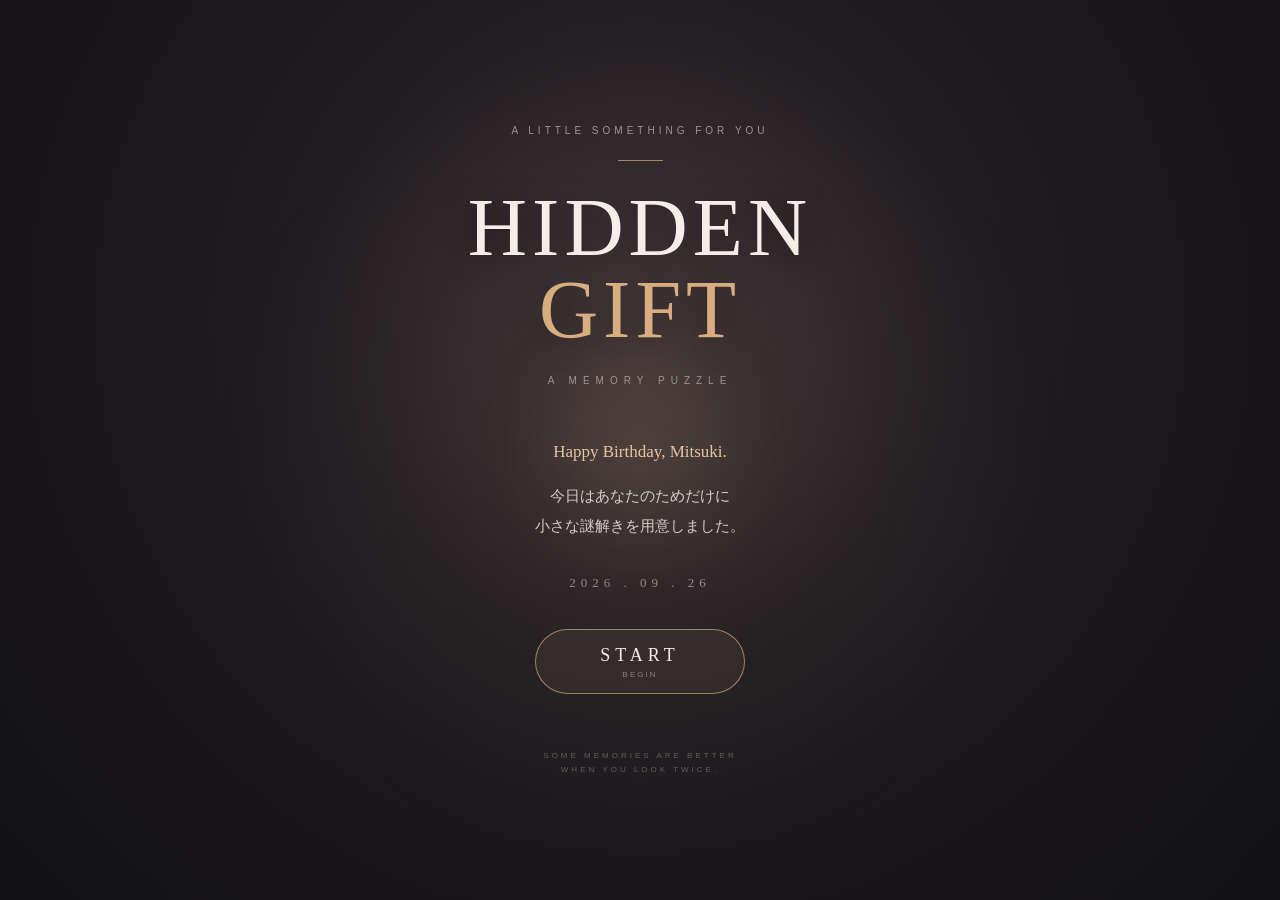
<file: index.html>
<!DOCTYPE html>
<html lang="ja">

<head>

    <meta charset="UTF-8">

    <meta
        name="viewport"
        content="width=device-width, initial-scale=1.0"
    >

    <meta
        name="theme-color"
        content="#17151a"
    >

    <title>Hidden Gift</title>

    <link
        rel="stylesheet"
        href="style.css"
    >

</head>


<body class="index-page">


    <!-- =================================
         背景
    ================================== -->

    <div class="index-bg"></div>

    <div class="index-glow"></div>


    <!-- =================================
         メイン
    ================================== -->

    <main class="index-container">


        <!-- 上部ラベル -->

        <p class="index-label">
            A LITTLE SOMETHING FOR YOU
        </p>


        <div class="index-line"></div>


        <!-- タイトル -->

        <h1 class="index-title">

            HIDDEN
            <span>GIFT</span>

        </h1>


        <!-- サブタイトル -->

        <p class="index-subtitle">
            A MEMORY PUZZLE
        </p>


        <!-- メッセージ -->

        <div class="index-message">

            <p>
                Happy Birthday, Mitsuki.
            </p>

            <p>
                今日はあなたのためだけに
                <br>
                小さな謎解きを用意しました。
            </p>

        </div>


        <!-- 日付 -->

        <p class="index-date">
            2026 . 09 . 26
        </p>


        <!-- START -->

        <button
            id="startButton"
            class="index-start"
        >

            <span>
                START
            </span>

            <small>
                BEGIN 
            </small>

        </button>


        <!-- 下部 -->

        <p class="index-footer">
            SOME MEMORIES ARE BETTER
            <br>
            WHEN YOU LOOK TWICE.
        </p>


    </main>


    <!-- =================================
         JS
    ================================== -->

    <script src="script.js"></script>


</body>

</html>
</file>
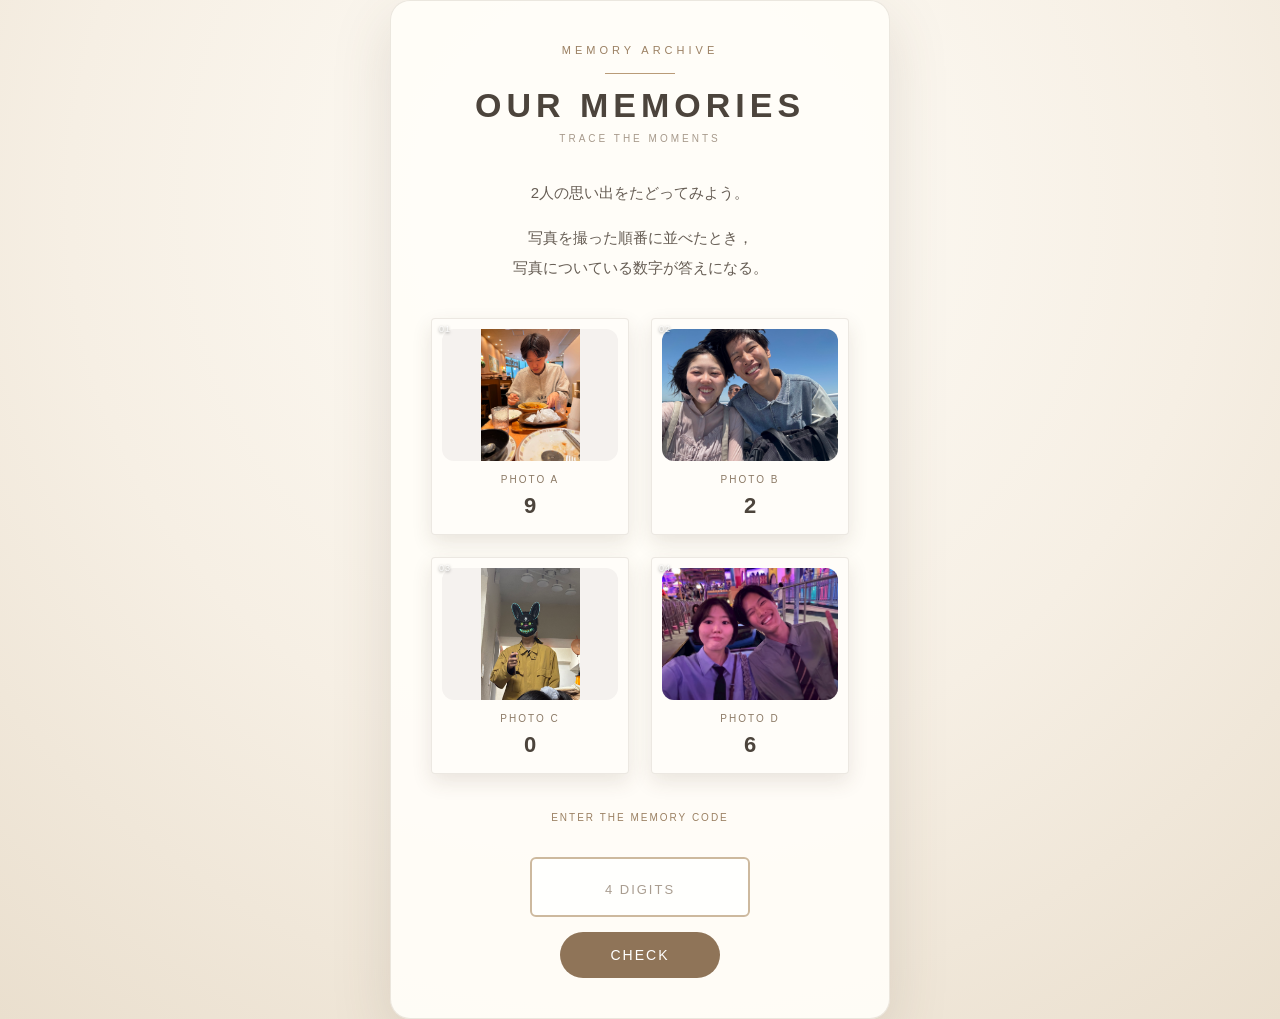
<file: question1.html>
<!DOCTYPE html>
<html lang="ja">

<head>

    <meta charset="UTF-8">

    <meta
        name="viewport"
        content="width=device-width, initial-scale=1.0"
    >

    <title>Memories</title>

    <link
        rel="stylesheet"
        href="style.css"
    >

</head>


<body class="q1-page">


<div class="container q1-container">


    <!-- =========================
         ヘッダー
    ========================== -->

    <div class="q1-heading">

        <p class="archive-label">
            MEMORY ARCHIVE
        </p>

        <div class="archive-line"></div>

        <h1>
            OUR MEMORIES
        </h1>

        <p class="archive-subtitle">
            TRACE THE MOMENTS
        </p>

    </div>


    <!-- =========================
         問題文
    ========================== -->

    <div class="q1-intro">

        <p>
            2人の思い出をたどってみよう。
        </p>

        <p>
            写真を撮った順番に並べたとき，<br>
            写真についている数字が答えになる。
        </p>

    </div>


    <!-- =========================
         写真
    ========================== -->

    <div class="photos">


        <div class="photo-card">

            <div class="photo-number">
                01
            </div>

            <img
                src="photoA.jpg"
                class="zoom"
            >

            <p>
                PHOTO A
            </p>

            <span>
                9
            </span>

        </div>



        <div class="photo-card">

            <div class="photo-number">
                02
            </div>

            <img
                src="photoB.jpg"
                class="zoom"
            >

            <p>
                PHOTO B
            </p>

            <span>
                2
            </span>

        </div>



        <div class="photo-card">

            <div class="photo-number">
                03
            </div>

            <img
                src="photoC.jpg"
                class="zoom"
            >

            <p>
                PHOTO C
            </p>

            <span>
                0
            </span>

        </div>



        <div class="photo-card">

            <div class="photo-number">
                04
            </div>

            <img
                src="photoD.jpg"
                class="zoom"
            >

            <p>
                PHOTO D
            </p>

            <span>
                6
            </span>

        </div>


    </div>


    <!-- =========================
         回答
    ========================== -->

    <div class="q1-answer-area">

        <p class="answer-label">
            ENTER THE MEMORY CODE
        </p>


        <input
            type="text"
            id="answer"
            placeholder="4 DIGITS"
            maxlength="4"
            autocomplete="off"
        >


        <button id="checkButton">
            CHECK
        </button>

    </div>


</div>



<!-- =========================
     結果オーバーレイ
========================== -->

<div id="resultOverlay">

    <div class="resultBox q1-resultBox">


        <p class="memory-status">
            MEMORY ARCHIVE
        </p>


        <h2 id="resultTitle"></h2>


        <p id="resultMessage"></p>


        <button
            id="nextButton"
            style="display:none;"
        >
            THE NEXT MEMORY
        </button>


    </div>

</div>



<!-- =========================
     写真拡大
========================== -->

<div id="modal">

    <img id="modalImage">

</div>



<script src="result.js"></script>

<script src="question1.js"></script>


</body>

</html>
</file>
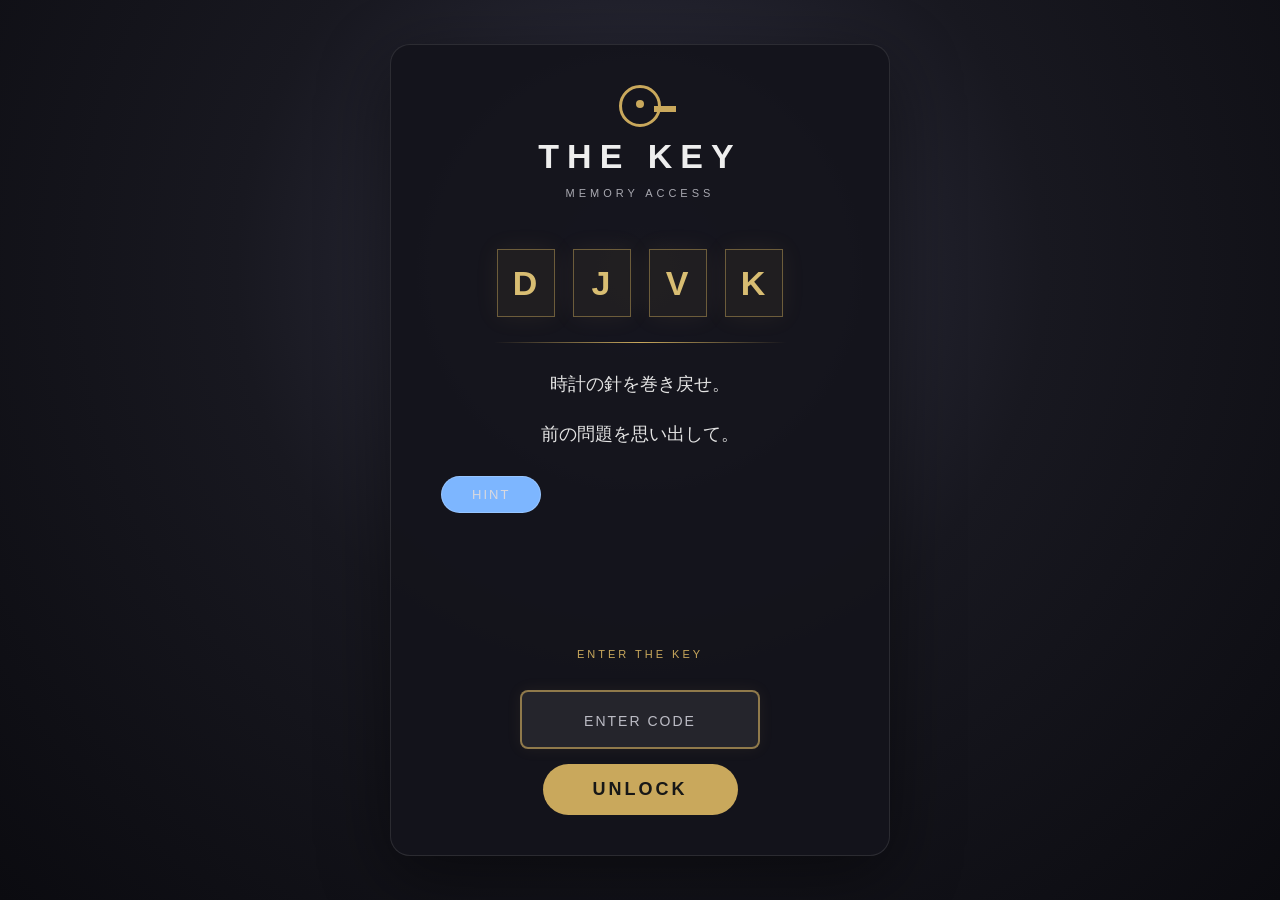
<file: question2.html>
<!DOCTYPE html>
<html lang="ja">

<head>

    <meta charset="UTF-8">

    <meta
        name="viewport"
        content="width=device-width, initial-scale=1.0"
    >

    <title>The Key</title>

    <link
        rel="stylesheet"
        href="style.css"
    >

</head>


<body class="q2-page">


<div class="container q2-container">


    <!-- =========================
         タイトル
    ========================== -->

    <div class="q2-heading">

        <div class="key-symbol">

            <div class="key-hole"></div>

        </div>

        <h1>
            THE KEY
        </h1>

        <p class="q2-subtitle">
            MEMORY ACCESS
        </p>

    </div>


    <!-- =========================
         暗号
    ========================== -->

    <div class="cipher-display">

        <span>D</span>
        <span>J</span>
        <span>V</span>
        <span>K</span>

    </div>


    <div class="cipher-line"></div>


    <!-- =========================
         問題文
    ========================== -->

    <div class="q2-message">

        <p>
            時計の針を巻き戻せ。
        </p>

        <p>
            前の問題を思い出して。
        </p>

    </div>


    <!-- =========================
         ヒント
    ========================== -->

    <button
        id="hintButton"
        class="q2-hint-button"
    >
        HINT
    </button>


    <div id="hintMessage"></div>


    <!-- =========================
         回答
    ========================== -->

    <div class="answer-area">

        <input
            type="text"
            id="answer"
            placeholder="ENTER CODE"
            maxlength="4"
            autocomplete="off"
        >


        <button
            id="checkButton"
            class="q2-check-button"
        >
            UNLOCK
        </button>

    </div>


</div>



<!-- =========================
     結果オーバーレイ
========================== -->

<div id="resultOverlay">

    <div class="resultBox q2-resultBox">


        <!-- 結果タイトル -->

        <h2 id="resultTitle"></h2>


        <!-- 結果メッセージ -->

        <p id="resultMessage"></p>



        <!-- =====================
             宝箱
        ====================== -->

        <div id="treasureArea">

            <div id="treasureChest">

                <div class="chest-lid"></div>

                <div class="chest-body">

                    <div class="chest-lock"></div>

                </div>

            </div>


            <p id="chestText">
                TAP TO OPEN
            </p>

        </div>



        <!-- =====================
             チケット
        ====================== -->

        <div id="ticketCard">


            <div class="ticketIcon">

                <div class="cup">

                    <div class="cup-body"></div>

                    <div class="cup-handle"></div>

                </div>

            </div>


            <p class="ticket-label">
                REWARD UNLOCKED
            </p>


            <h2>
                スタバ TICKET
            </h2>


            <div class="ticket-divider"></div>


            <h3>
                TICKET GET
            </h3>


            <p>
                息抜きに使ってね<br>
                一息ついて面接へれっつごー！！
            </p>


            <small>
                KEEP THIS MEMORY
            </small>


        </div>



        <!-- =====================
             次へ
        ====================== -->

        <button
            id="nextButton"
            style="display:none;"
        >
            QUESTION 3
        </button>


    </div>

</div>



<script src="result.js"></script>

<script src="question2.js"></script>
<style>
    /* 宝箱の鍵を少し下へ */
    #treasureChest .chest-lock {
        top: 35% !important;
    }
</style>

</body>

</html>
</file>
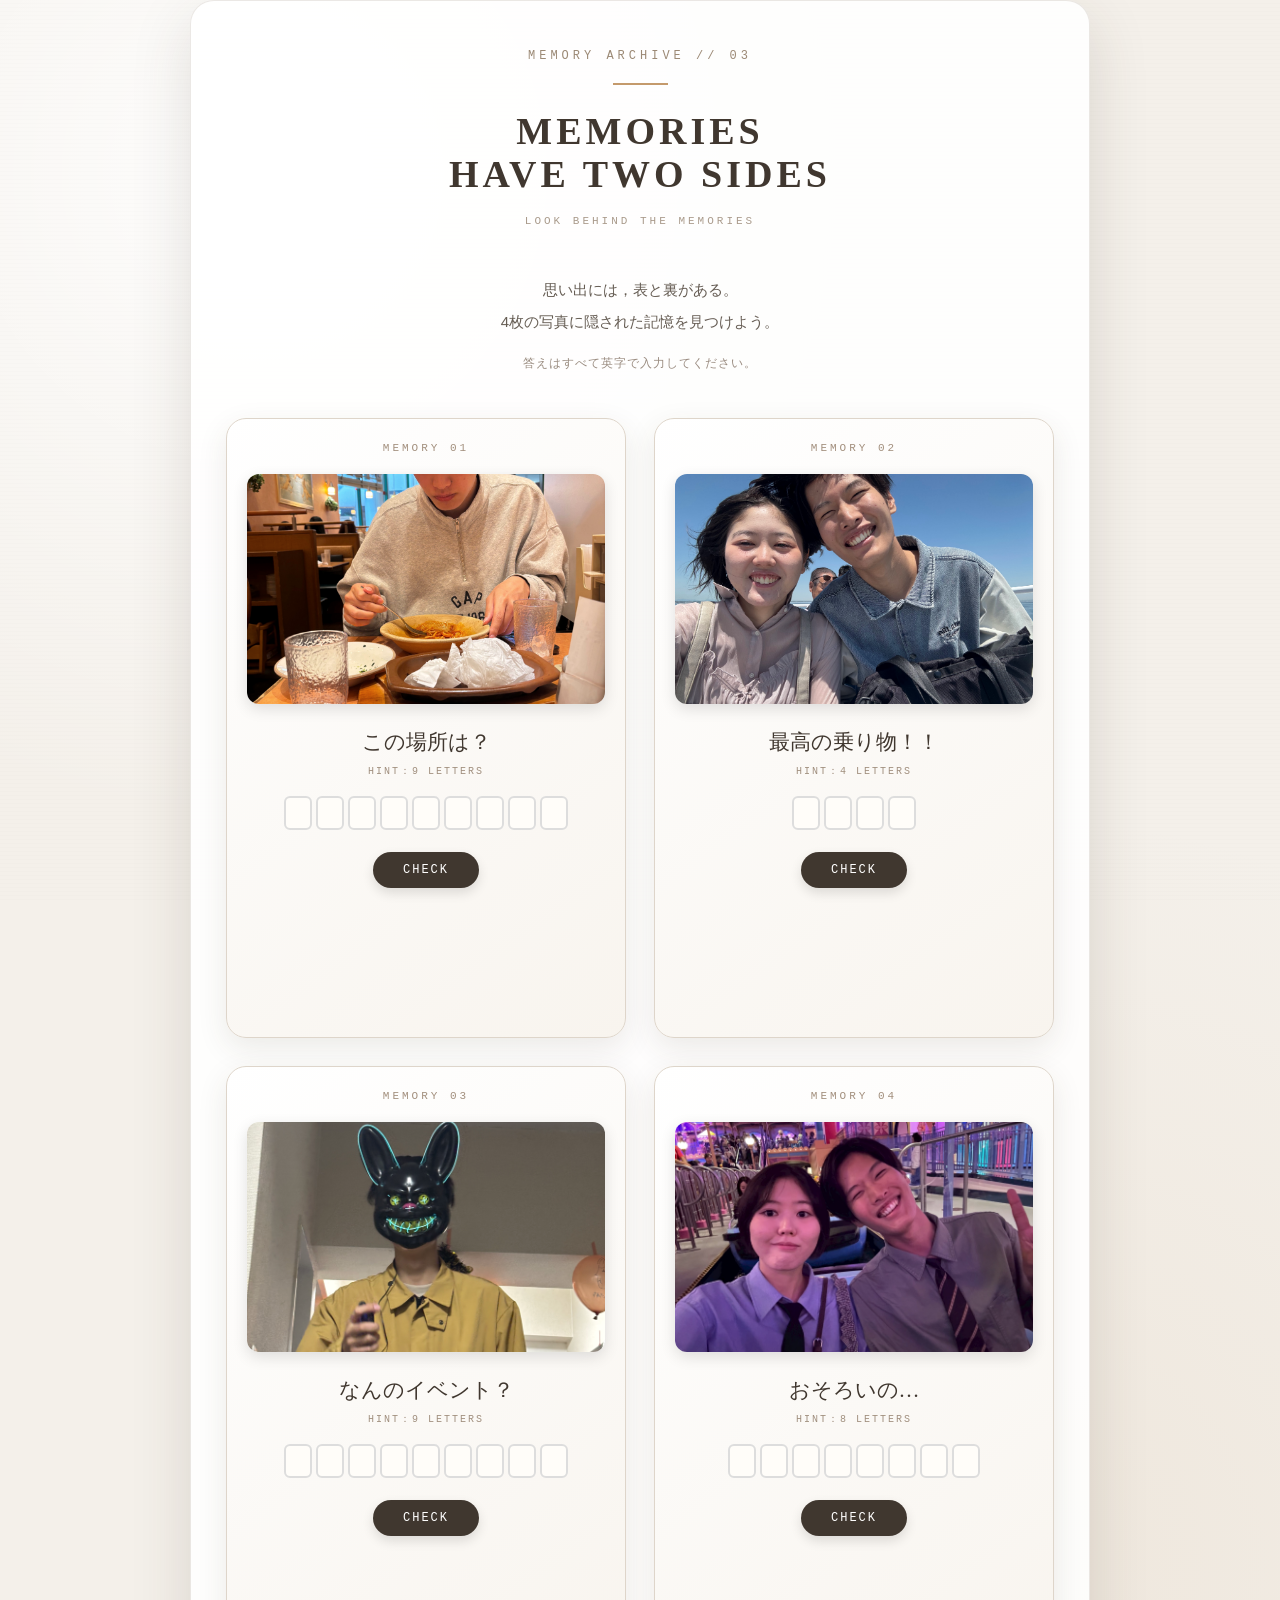
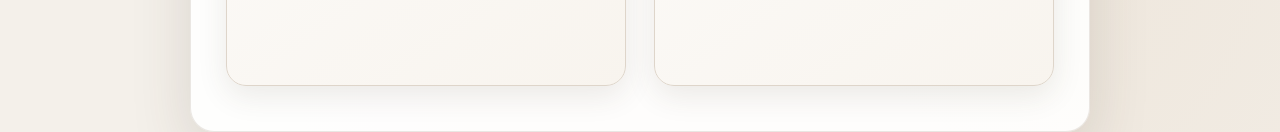
<file: question3.html>
<!DOCTYPE html>
<html lang="ja">

<head>

    <meta charset="UTF-8">

    <meta
        name="viewport"
        content="width=device-width, initial-scale=1.0"
    >

    <title>Memories Have Two Sides</title>

    <link
        rel="stylesheet"
        href="style.css"
    >

</head>


<body class="q3-page">


<div class="container q3-container">


    <!-- =========================
         HEADER
    ========================== -->

    <div class="q3-heading">

        <p class="q3-label">
            MEMORY ARCHIVE // 03
        </p>

        <div class="q3-line"></div>

        <h1>
            MEMORIES
            <br>
            HAVE TWO SIDES
        </h1>

        <p class="q3-subtitle">
            LOOK BEHIND THE MEMORIES
        </p>

    </div>


    <!-- =========================
         INTRO
    ========================== -->

    <div class="q3-intro">

        <p>
            思い出には，表と裏がある。
        </p>

        <p>
            4枚の写真に隠された記憶を見つけよう。
        </p>

        <p>
            答えはすべて英字で入力してください。
        </p>

    </div>


    <!-- =========================
         MEMORY CARDS
    ========================== -->

    <div class="memory-cards">


        <!-- =====================
             MEMORY 01
        ====================== -->

        <div
            class="memory-card"
            data-answer="SAIZERIYA"
        >

            <div class="card-front">

                <p class="memory-number">
                    MEMORY 01
                </p>

                <img
                    src="photoA.jpg"
                    alt="Memory 01"
                >

                <h2>
                    この場所は？
                </h2>

                <p class="answer-hint">
                    HINT：9 LETTERS
                </p>


                <div class="letter-inputs">

                    <input maxlength="1">
                    <input maxlength="1">
                    <input maxlength="1">
                    <input maxlength="1">
                    <input maxlength="1">
                    <input maxlength="1">
                    <input maxlength="1">
                    <input maxlength="1">
                    <input maxlength="1">

                </div>


                <button class="memory-check">
                    CHECK
                </button>

                <p class="card-message"></p>

            </div>


            <div class="card-back">

                <p>
                    MEMORY FOUND
                </p>

                <div class="key-number">
                    0
                </div>

                <small>
                    KEY PIECE
                </small>

            </div>

        </div>



        <!-- =====================
             MEMORY 02
        ====================== -->

        <div
            class="memory-card"
            data-answer="LUUP"
        >

            <div class="card-front">

                <p class="memory-number">
                    MEMORY 02
                </p>

                <img
                    src="photoB.jpg"
                    alt="Memory 02"
                >

                <h2>
                    最高の乗り物！！
                </h2>

                <p class="answer-hint">
                    HINT：4 LETTERS
                </p>


                <div class="letter-inputs">

                    <input maxlength="1">
                    <input maxlength="1">
                    <input maxlength="1">
                    <input maxlength="1">

                </div>


                <button class="memory-check">
                    CHECK
                </button>

                <p class="card-message"></p>

            </div>


            <div class="card-back">

                <p>
                    MEMORY FOUND
                </p>

                <div class="key-number">
                    0
                </div>

                <small>
                    KEY PIECE
                </small>

            </div>

        </div>



        <!-- =====================
             MEMORY 03
        ====================== -->

        <div
            class="memory-card"
            data-answer="HALLOWEEN"
        >

            <div class="card-front">

                <p class="memory-number">
                    MEMORY 03
                </p>

                <img
                    src="photoC.jpg"
                    alt="Memory 03"
                >

                <h2>
                    なんのイベント？
                </h2>

                <p class="answer-hint">
                    HINT：9 LETTERS
                </p>


                <div class="letter-inputs">

                    <input maxlength="1">
                    <input maxlength="1">
                    <input maxlength="1">
                    <input maxlength="1">
                    <input maxlength="1">
                    <input maxlength="1">
                    <input maxlength="1">
                    <input maxlength="1">
                    <input maxlength="1">

                </div>


                <button class="memory-check">
                    CHECK
                </button>

                <p class="card-message"></p>

            </div>


            <div class="card-back">

                <p>
                    MEMORY FOUND
                </p>

                <div class="key-number">
                    1
                </div>

                <small>
                    KEY PIECE
                </small>

            </div>

        </div>



        <!-- =====================
             MEMORY 04
        ====================== -->

        <div
            class="memory-card"
            data-answer="ZOOTOPIA"
        >

            <div class="card-front">

                <p class="memory-number">
                    MEMORY 04
                </p>

                <img
                    src="photoD.jpg"
                    alt="Memory 04"
                >

                <h2>
                    おそろいの…
                </h2>

                <p class="answer-hint">
                    HINT：8 LETTERS
                </p>


                <div class="letter-inputs">

                    <input maxlength="1">
                    <input maxlength="1">
                    <input maxlength="1">
                    <input maxlength="1">
                    <input maxlength="1">
                    <input maxlength="1">
                    <input maxlength="1">
                    <input maxlength="1">

                </div>


                <button class="memory-check">
                    CHECK
                </button>

                <p class="card-message"></p>

            </div>


            <div class="card-back">

                <p>
                    MEMORY FOUND
                </p>

                <div class="key-number">
                    3
                </div>

                <small>
                    KEY PIECE
                </small>

            </div>

        </div>


    </div>


    <!-- =========================
         FINAL AREA
    ========================== -->

    <div
        id="finalArea"
        style="display:none;"
    >

        <div class="final-divider"></div>

        <p class="final-label">
            FOUR PIECES FOUND
        </p>

        <h2>
            THE MEMORIES ARE CONNECTED.
        </h2>

        <p class="final-hint">
            4つの記憶を見つけた。
        </p>

        <p>
            それぞれの数字を，
            <br>
            Q1で写真を並べたときの順番に戻してみよう。
        </p>

        <p class="final-hint">
            MEMORY ORDER
        </p>


        <div class="final-code">

            <span>0</span>
            <span>0</span>
            <span>1</span>
            <span>3</span>

        </div>


        <p class="final-hint">
            4つの数字を並べ替えてください。
        </p>


        <div class="final-inputs">

            <input maxlength="1">
            <input maxlength="1">
            <input maxlength="1">
            <input maxlength="1">

        </div>


        <button id="finalCheck">
            UNLOCK
        </button>


        <p id="finalMessage"></p>

    </div>


</div>


<script src="question3.js"></script>

</body>

</html>
</file>
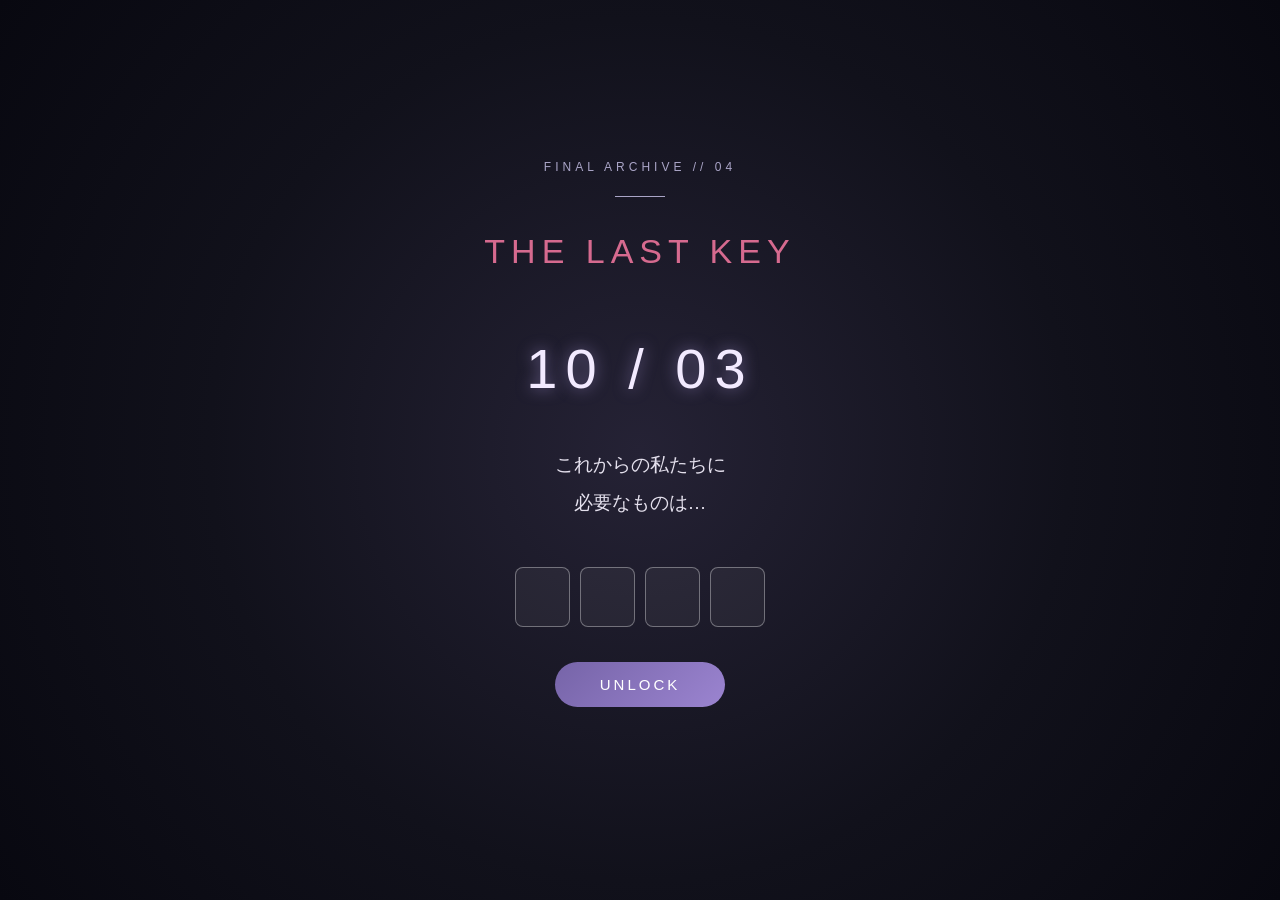
<file: question4.html>
<!DOCTYPE html>
<html lang="ja">

<head>

    <meta charset="UTF-8">

    <meta
        name="viewport"
        content="width=device-width, initial-scale=1.0"
    >

    <title>The Last Key</title>

    <link
        rel="stylesheet"
        href="style.css"
    >

</head>


<body class="q4-page">


<!-- ========================================
     Q4 MAIN
======================================== -->

<div class="q4-container">


    <!-- =========================
         HEADER
    ========================== -->

    <p class="q4-label">
        FINAL ARCHIVE // 04
    </p>


    <div class="q4-line"></div>


    <h1 class="q4-title">
        THE LAST KEY
    </h1>


    <!-- =========================
         DATE
    ========================== -->

    <div class="q4-date">
        10 / 03
    </div>


    <!-- =========================
         QUESTION
    ========================== -->

    <p class="q4-question">

        これからの私たちに<br>
        必要なものは…

    </p>


    <!-- =========================
         ANSWER
    ========================== -->

    <div class="q4-inputs">

        <input
            maxlength="1"
            autocomplete="off"
        >

        <input
            maxlength="1"
            autocomplete="off"
        >

        <input
            maxlength="1"
            autocomplete="off"
        >

        <input
            maxlength="1"
            autocomplete="off"
        >

    </div>


    <button id="q4Check">
        UNLOCK
    </button>


    <p id="q4Message"></p>


</div>


<!-- ========================================
     LOCK SCREEN
======================================== -->

<div id="q4LockScreen">

    <div class="q4-lock-content">

        <p class="q4-system">
            FINAL VERIFICATION
        </p>


        <h2>
            KEY ACCEPTED
        </h2>


        <div class="q4-key-light"></div>

    </div>

</div>


<!-- ========================================
     FINAL TREASURE CHEST
======================================== -->

<div
    class="treasure-chest"
    id="finalChest"
>


    <!-- 宝箱から漏れる光 -->

    <img
        src="chest-glow.png"
        class="chest-glow-image"
        alt=""
    >


    <!-- 宝箱本体 -->

    <img
        src="chest-body.png"
        class="chest-body-image"
        alt="宝箱"
    >


    <!-- 宝箱のフタ -->

    <img
        src="chest-lid.png"
        class="chest-lid-image"
        alt=""
    >

</div>


<!-- ========================================
     TAP TO OPEN
======================================== -->

<p id="chestTapText">
    TAP TO OPEN
</p>


<!-- ========================================
     MESSAGE CARD
======================================== -->

<div
    class="final-card"
    id="finalCard"
>


    <p class="card-small">
        ONE LAST MESSAGE
    </p>


    <div class="card-line"></div>


    <h2>
        To Mitsuki
    </h2>


    <p class="card-text">

        ここまで全部解いてくれてありがとう。

        <br><br>

        当日一緒にお祝い出来なくてごめんね。
        明日全力でお祝いするから楽しみにしてて！
        お誕生日おめでとう！

        <br><br>

        そして最後のプレゼントは，
        画面の中にはありません。

    </p>


    <p class="card-final">
        最後のヒントのありかは…
    </p>


    <div class="card-clue">

        <span>
            ONE LAST CLUE
        </span>


        <strong>
            可愛いネコちゃん
        </strong>

    </div>


</div>


<!-- ========================================
     JAVASCRIPT
======================================== -->

<script src="question4.js"></script>


</body>

</html>
</file>
<file: style.css>
/* ========================================
   基本設定
======================================== */

* {
    box-sizing: border-box;
}

body {
    margin: 0;
    min-height: 100vh;

    display: flex;
    justify-content: center;
    align-items: center;

    background: linear-gradient(
        135deg,
        #fff0f5,
        #ffe4e1
    );

    font-family:
        "Hiragino Kaku Gothic ProN",
        "Yu Gothic",
        sans-serif;
}


/* ========================================
   メインコンテナ
======================================== */

.container {
    width: 80%;
    max-width: 500px;

    text-align: center;

    background: rgba(255, 255, 255, 0.8);

    padding: 40px;

    border-radius: 20px;

    box-shadow:
        0 10px 30px rgba(0, 0, 0, 0.1);
}


/* ========================================
   タイトル・文章
======================================== */

h1 {
    font-size: 40px;
    color: #d66a8f;

    letter-spacing: 2px;
}

h2 {
    color: #555;

    font-size: 22px;

    font-weight: normal;
}

p {
    font-size: 18px;

    line-height: 1.8;
}


/* ========================================
   ボタン
======================================== */

button {
    margin-top: 25px;

    padding: 15px 50px;

    font-size: 18px;

    border: none;

    border-radius: 30px;

    background: #d66a8f;

    color: white;

    cursor: pointer;

    transition: 0.3s;
}

button:hover {
    transform: scale(1.05);
}


/* 次へボタン */

#nextButton {
    margin-top: 25px;

    padding: 13px 35px;

    background: #333;

    color: white;

    font-size: 16px;

    border-radius: 30px;

    animation: bounce 0.8s infinite alternate;
}


/* ========================================
   メッセージ
======================================== */

#message {
    margin-top: 25px;

    font-size: 22px;

    font-weight: bold;

    white-space: pre-line;
}


.correct {
    color: #ff7aa2;

    animation: pop 0.5s;
}


.wrong {
    color: #666;

    animation: shake 0.4s;
}


/* ========================================
   入力欄
======================================== */

#answer {
    width: 220px;

    padding: 15px;

    margin-top: 20px;

    font-size: 24px;

    text-align: center;

    letter-spacing: 8px;

    border-radius: 15px;

    border: 3px solid #ddd;

    outline: none;

    transition: 0.3s;
}


#answer:focus {
    border-color: #d66a8f;

    transform: scale(1.05);
}


/* 正解入力 */

.answer-correct {
    border-color: #7ed957 !important;

    box-shadow:
        0 0 20px #7ed957;
}


/* 不正解入力 */

.answer-wrong {
    border-color: #ff6b6b !important;

    box-shadow:
        0 0 20px #ff6b6b;
}


/* ========================================
   Q1 写真
======================================== */

.photos {
    display: grid;

    grid-template-columns: 1fr 1fr;

    gap: 20px;

    margin: 30px 0;
}


.photo-card {
    background: white;

    padding: 10px;

    border-radius: 15px;
}


.photo-card img {
    width: 100%;

    height: 180px;

    object-fit: cover;

    border-radius: 10px;
}


.photo-card span {
    display: block;

    font-size: 24px;

    margin-top: 10px;
}


/* 写真クリック */

.zoom {
    cursor: pointer;

    transition: 0.3s;
}


.zoom:hover {
    transform: scale(1.05);
}


/* ========================================
   写真拡大モーダル
======================================== */

#modal {
    display: none;

    position: fixed;

    top: 0;
    left: 0;

    width: 100%;
    height: 100%;

    background: rgba(0, 0, 0, 0.7);

    justify-content: center;
    align-items: center;

    z-index: 1000;
}


#modalImage {
    max-width: 90%;

    max-height: 90%;

    border-radius: 20px;
}


/* ========================================
   Q2 暗号
======================================== */

.cipher {
    font-size: 60px;

    font-weight: bold;

    letter-spacing: 15px;

    color: #d66a8f;

    margin: 35px 0;

    animation: glow 2s infinite;
}


.cipher:hover {
    transform: scale(1.08);

    transition: 0.3s;
}


/* ========================================
   Q2 ヒント
======================================== */

.hint-box {
    background: white;

    padding: 20px;

    border-radius: 20px;

    margin: 30px 0;

    box-shadow:
        0 10px 20px rgba(0, 0, 0, 0.08);
}


.hint-box p {
    margin: 10px 0;
}


.hint-card {
    background: #fff;

    padding: 15px;

    margin: 15px 0;

    border-left: 5px solid #8eb8ff;

    border-radius: 10px;
}


#hintButton {
    background: #7db6ff;

    margin-left: 10px;
}


#hintButton:hover {
    transform: scale(1.08);
}


#hintMessage {
    min-height: 80px;

    margin-top: 25px;

    white-space: pre-line;

    color: #666;

    font-weight: bold;
}


/* ========================================
   正解・不正解 オーバーレイ
======================================== */

#resultOverlay {
    display: none;

    position: fixed;

    top: 0;
    left: 0;

    width: 100%;
    height: 100%;

    background: rgba(15, 15, 30, 0.72);

    backdrop-filter: blur(5px);

    justify-content: center;
    align-items: center;

    z-index: 9999;
}


/* 結果ボックス */

.resultBox {
    width: min(85%, 420px);

    padding: 45px 30px;

    background: rgba(255, 255, 255, 0.96);

    border-radius: 25px;

    text-align: center;

    box-shadow:
        0 20px 60px rgba(0, 0, 0, 0.25);

    animation:
        resultPop 0.5s
        cubic-bezier(.17, .67, .35, 1.4);
}


/* 結果タイトル */

#resultTitle {
    font-size: 38px;

    margin-bottom: 20px;
}


/* 結果メッセージ */

#resultMessage {
    font-size: 17px;

    line-height: 1.8;
}


/* ========================================
   正解タイトルの飛び出し
======================================== */

.correct-pop {
    animation:
        correctPop
        0.9s
        cubic-bezier(.17, .67, .35, 1.5);
}


@keyframes correctPop {

    0% {
        transform:
            scale(0)
            rotate(-15deg);

        opacity: 0;
    }

    50% {
        transform:
            scale(1.4)
            rotate(5deg);

        opacity: 1;
    }

    70% {
        transform:
            scale(0.85)
            rotate(-3deg);
    }

    85% {
        transform:
            scale(1.15)
            rotate(2deg);
    }

    100% {
        transform:
            scale(1)
            rotate(0deg);
    }
}


/* ========================================
   結果ボックス登場
======================================== */

@keyframes resultPop {

    0% {
        transform: scale(0.5);

        opacity: 0;
    }

    70% {
        transform: scale(1.08);
    }

    100% {
        transform: scale(1);

        opacity: 1;
    }
}


/* ========================================
   紙吹雪
======================================== */

.confetti {
    position: fixed;

    top: -20px;

    width: 10px;

    height: 18px;

    border-radius: 2px;

    z-index: 10000;

    animation:
        confettiFall
        linear
        forwards;
}


@keyframes confettiFall {

    0% {
        transform:
            translateY(0)
            rotate(0deg);
    }

    100% {
        transform:
            translateY(110vh)
            rotate(720deg);
    }
}


/* ========================================
   背景キラキラ
======================================== */

.sparkles {
    position: fixed;

    top: 0;
    left: 0;

    width: 100%;
    height: 100%;

    pointer-events: none;

    overflow: hidden;
}


.sparkles::before {
    content:
        "✦  ✧  ✦  ✧  ✦  ✧  ✦  ✧";

    position: absolute;

    width: 100%;
    height: 100%;

    font-size: 30px;

    color: white;

    letter-spacing: 80px;

    line-height: 120px;

    animation:
        sparkle
        8s
        linear
        infinite;
}


@keyframes sparkle {

    0% {
        transform: translateY(0);

        opacity: 0.8;
    }

    50% {
        opacity: 1;
    }

    100% {
        transform: translateY(-80px);

        opacity: 0.5;
    }
}


/* ========================================
   花びら
======================================== */

#petals {
    position: fixed;

    top: 0;
    left: 0;

    width: 100%;
    height: 100%;

    pointer-events: none;

    overflow: hidden;

    z-index: 0;
}


.petal {
    position: absolute;

    top: -50px;

    font-size: 25px;

    animation:
        fall
        linear
        infinite;
}


@keyframes fall {

    0% {
        transform:
            translateY(0)
            rotate(0deg);

        opacity: 1;
    }

    100% {
        transform:
            translateY(110vh)
            rotate(360deg);

        opacity: 0;
    }
}


/* ========================================
   フェードアウト
======================================== */

.fade-out {
    animation:
        fadeOut
        1s
        forwards;
}


@keyframes fadeOut {

    from {
        opacity: 1;
    }

    to {
        opacity: 0;
    }
}


/* ========================================
   ローディング
======================================== */

#loadingScreen {
    position: fixed;

    top: 0;
    left: 0;

    width: 100%;
    height: 100%;

    background: #222;

    color: white;

    display: none;

    justify-content: center;
    align-items: center;

    flex-direction: column;

    z-index: 99999;

    opacity: 0;
}


#loadingScreen.show {
    display: flex;

    animation:
        loadingFade
        1s
        forwards;
}


@keyframes loadingFade {

    from {
        opacity: 0;
    }

    to {
        opacity: 1;
    }
}


/* ========================================
   その他
======================================== */

.date {
    font-size: 14px;

    color: #888;

    margin-top: 20px;
}


.message {
    margin-top: 30px;
}


/* ========================================
   共通アニメーション
======================================== */

@keyframes pop {

    0% {
        transform: scale(0.5);

        opacity: 0;
    }

    100% {
        transform: scale(1);

        opacity: 1;
    }
}


@keyframes shake {

    0%,
    100% {
        transform: translateX(0);
    }

    25% {
        transform: translateX(-10px);
    }

    75% {
        transform: translateX(10px);
    }
}


@keyframes bounce {

    from {
        transform: translateY(0);
    }

    to {
        transform: translateY(-8px);
    }
}


@keyframes glow {

    0% {
        text-shadow: 0 0 5px white;
    }

    50% {
        text-shadow:
            0 0 10px #ffb6c1,
            0 0 20px #ffb6c1,
            0 0 30px #ffb6c1;
    }

    100% {
        text-shadow: 0 0 5px white;
    }
}
/* ========================================
   Q2 暗号解読成功
======================================== */

.access-granted {

    color: #4caf50 !important;

    font-size: 34px !important;

    letter-spacing: 2px;

    text-shadow:
        0 0 10px rgba(76, 175, 80, 0.5),
        0 0 25px rgba(76, 175, 80, 0.4);

    animation: accessGranted 0.8s ease-out;

}


@keyframes accessGranted {

    0% {

        transform:
            scale(0.5);

        opacity: 0;

        letter-spacing: 15px;

    }

    60% {

        transform:
            scale(1.15);

        opacity: 1;

    }

    100% {

        transform:
            scale(1);

        opacity: 1;

        letter-spacing: 2px;

    }

}
/* ========================================
   Q2 宝箱
======================================== */

#treasureArea {
    display: none;

    margin-top: 25px;

    text-align: center;
}


#treasureChest {
    font-size: 100px;

    cursor: pointer;

    display: inline-block;

    animation: chestAppear 0.8s ease-out;
}


#chestText {
    font-size: 13px;

    letter-spacing: 3px;

    color: #888;

    margin-top: 5px;
}


@keyframes chestAppear {

    0% {
        transform:
            scale(0)
            rotate(-10deg);

        opacity: 0;
    }

    70% {
        transform:
            scale(1.15)
            rotate(5deg);
    }

    100% {
        transform:
            scale(1)
            rotate(0);
    }

}


/* 宝箱が開く前の揺れ */

.chest-shake {
    animation: chestShake 0.5s infinite;
}


@keyframes chestShake {

    0%,
    100% {
        transform: rotate(0);
    }

    25% {
        transform: rotate(-5deg);
    }

    75% {
        transform: rotate(5deg);
    }

}


/* ========================================
   スタバチケットカード
======================================== */

#ticketCard {

    display: none;

    width: 90%;

    margin: 25px auto 0;

    padding: 25px 20px;

    background:
        linear-gradient(
            135deg,
            #ffffff,
            #f5f5f5
        );

    border-radius: 18px;

    box-shadow:
        0 15px 40px
        rgba(0,0,0,0.2);

    animation:
        ticketAppear
        0.8s
        cubic-bezier(.17,.67,.35,1.4);
}


.ticketIcon {

    font-size: 50px;

}


#ticketCard h2 {

    margin: 5px 0;

    color: #555;

    letter-spacing: 3px;

}


#ticketCard h3 {

    color: #d66a8f;

    font-size: 24px;

    margin: 15px 0;

}


#ticketCard p {

    font-size: 15px;

    line-height: 1.7;

}


.ticketLine {

    height: 1px;

    background: #ddd;

    margin: 20px 0;

}


#ticketCard small {

    color: #999;

    letter-spacing: 2px;

}


@keyframes ticketAppear {

    0% {

        transform:
            translateY(80px)
            scale(0.5);

        opacity: 0;

    }

    60% {

        transform:
            translateY(-10px)
            scale(1.05);

        opacity: 1;

    }

    100% {

        transform:
            translateY(0)
            scale(1);

    }

}
/* ==================================================
   Q2 SPECIAL DESIGN
   THE KEY
================================================== */


/* ========================================
   Q2 背景
======================================== */

.q2-page {

    background:
        radial-gradient(
            circle at 50% 30%,
            #333344 0%,
            #181820 45%,
            #0b0b10 100%
        );

    color: #eeeeee;

}


/* ========================================
   Q2 コンテナ
======================================== */

.q2-container {

    background:
        rgba(20,20,28,0.92);

    border:
        1px solid
        rgba(255,255,255,0.1);

    box-shadow:
        0 20px 70px
        rgba(0,0,0,0.45);

}


/* ========================================
   タイトル
======================================== */

.q2-heading {

    text-align: center;

}


.q2-heading h1 {

    margin: 10px 0 0;

    color: #eeeeee;

    font-size: 34px;

    letter-spacing: 8px;

}


.q2-subtitle {

    margin-top: 8px;

    font-size: 11px;

    letter-spacing: 4px;

    color: #777;

}


/* ========================================
   鍵マーク
======================================== */

.key-symbol {

    width: 42px;
    height: 42px;

    border:
        3px solid
        #c9a85c;

    border-radius: 50%;

    margin: 0 auto;

    position: relative;

}


.key-symbol::after {

    content: "";

    position: absolute;

    width: 22px;
    height: 6px;

    background:
        #c9a85c;

    right: -18px;
    top: 18px;

}


.key-hole {

    position: absolute;

    width: 8px;
    height: 8px;

    background:
        #c9a85c;

    border-radius: 50%;

    left: 14px;
    top: 12px;

}


/* ========================================
   暗号
======================================== */

.cipher-display {

    display: flex;

    justify-content: center;

    gap: 18px;

    margin-top: 45px;

}


.cipher-display span {

    display: flex;

    justify-content: center;

    align-items: center;

    width: 58px;
    height: 68px;

    border:
        1px solid
        rgba(201,168,92,0.45);

    background:
        rgba(201,168,92,0.06);

    color:
        #d8bd72;

    font-size: 34px;

    font-weight: bold;

    letter-spacing: 2px;

    box-shadow:
        0 0 25px
        rgba(201,168,92,0.08);

}


.cipher-line {

    width: 70%;

    height: 1px;

    margin: 25px auto;

    background:
        linear-gradient(
            90deg,
            transparent,
            #c9a85c,
            transparent
        );

}


/* ========================================
   問題文
======================================== */

.q2-message {

    text-align: center;

    color: #aaa;

    font-size: 15px;

    line-height: 2;

}


/* ========================================
   HINT
======================================== */

.q2-hint-button {

    display: block;

    margin:
        25px auto 10px;

    padding:
        10px 30px;

    border:
        1px solid
        rgba(255,255,255,0.2);

    background:
        rgba(255,255,255,0.05);

    color: #aaa;

    font-size: 13px;

    letter-spacing: 2px;

}


.q2-hint-button:hover {

    background:
        rgba(201,168,92,0.1);

    transform: none;

}


.q2-hint-card {

    margin-top: 12px;

    padding: 15px;

    background:
        rgba(255,255,255,0.04);

    border-left:
        2px solid
        #c9a85c;

    color: #aaa;

    font-size: 13px;

    line-height: 1.8;

    text-align: left;

}


/* ========================================
   回答
======================================== */

.answer-area {

    margin-top: 30px;

    text-align: center;

}


#answer {

    box-sizing: border-box;

    width: 220px;

    padding: 14px;

    background:
        rgba(0,0,0,0.3);

    border:
        1px solid
        rgba(255,255,255,0.2);

    color: #fff;

    font-size: 20px;

    text-align: center;

    letter-spacing: 8px;

}


#answer::placeholder {

    color: #555;

    letter-spacing: 2px;

}


#answer:focus {

    outline: none;

    border-color:
        #c9a85c;

    box-shadow:
        0 0 20px
        rgba(201,168,92,0.15);

}


/* ========================================
   UNLOCKボタン
======================================== */

.q2-check-button {

    display: block;

    margin: 15px auto 0;

    background:
        #c9a85c;

    color:
        #171717;

    font-weight: bold;

    letter-spacing: 3px;

}


.q2-check-button:hover {

    transform:
        translateY(-2px);

    box-shadow:
        0 8px 20px
        rgba(201,168,92,0.25);

}


/* ========================================
   ACCESS GRANTED
======================================== */

.access-granted {

    color:
        #c9a85c !important;

    text-shadow:
        0 0 10px
        rgba(201,168,92,0.7),
        0 0 30px
        rgba(201,168,92,0.4);

    animation:
        accessGranted
        0.8s
        ease-out;

}


@keyframes accessGranted {

    0% {

        transform:
            scale(0.5);

        opacity: 0;

        letter-spacing:
            15px;

    }

    60% {

        transform:
            scale(1.15);

        opacity: 1;

    }

    100% {

        transform:
            scale(1);

        opacity: 1;

        letter-spacing:
            3px;

    }

}


/* ========================================
   KEY UNLOCKED
======================================== */

.key-unlocked {

    color:
        #d8bd72 !important;

    text-shadow:
        0 0 15px
        rgba(216,189,114,0.6);

    animation:
        keyUnlocked
        0.8s
        ease-out;

}


@keyframes keyUnlocked {

    0% {

        transform:
            scale(0.7);

        opacity: 0;

    }

    60% {

        transform:
            scale(1.1);

    }

    100% {

        transform:
            scale(1);

        opacity: 1;

    }

}


/* ========================================
   Q2 結果ボックス
======================================== */

.q2-resultBox {

    background:
        linear-gradient(
            145deg,
            #20202b,
            #111118
        );

    color: #eee;

    border:
        1px solid
        rgba(201,168,92,0.25);

    box-shadow:
        0 25px 80px
        rgba(0,0,0,0.6);

}


/* ========================================
   宝箱
======================================== */

#treasureArea {

    display: none;

    margin-top: 30px;

    position: relative;

}


#treasureChest {

    width: 130px;

    height: 110px;

    position: relative;

    margin: 20px auto;

    cursor: pointer;

}


.chest-body {

    position: absolute;

    left: 10px;

    bottom: 0;

    width: 110px;

    height: 70px;

    background:
        linear-gradient(
            90deg,
            #70452d,
            #ad7548,
            #70452d
        );

    border-radius:
        7px 7px 12px 12px;

    box-shadow:
        0 15px 30px
        rgba(0,0,0,0.4);

}


.chest-body::before {

    content: "";

    position: absolute;

    left: 47px;

    top: 0;

    width: 16px;

    height: 70px;

    background:
        linear-gradient(
            90deg,
            #b38b3e,
            #e7cc76,
            #b38b3e
        );

}


.chest-lid {

    position: absolute;

    left: 5px;

    top: 15px;

    width: 120px;

    height: 40px;

    background:
        linear-gradient(
            90deg,
            #633c29,
            #b47a4c,
            #633c29
        );

    border-radius:
        20px 20px 5px 5px;

    transform-origin:
        bottom center;

    z-index: 2;

    transition:
        transform
        0.7s
        ease;

}


.lid-open {

    transform:
        rotateX(70deg)
        translateY(-15px);

}


.chest-lock {

    position: absolute;

    width: 20px;

    height: 24px;

    background:
        #d8b45a;

    left: 45px;

    top: 22px;

    border-radius: 4px;

    z-index: 5;

}


.chest-lock::before {

    content: "";

    position: absolute;

    width: 12px;

    height: 12px;

    border:
        3px solid
        #d8b45a;

    border-bottom: none;

    border-radius:
        10px 10px 0 0;

    left: 1px;

    top: -10px;

}


/* ========================================
   宝箱の揺れ
======================================== */

.chest-shake {

    animation:
        chestShake
        0.5s
        infinite;

}


@keyframes chestShake {

    0%,
    100% {

        transform:
            rotate(0);

    }

    25% {

        transform:
            rotate(-5deg);

    }

    75% {

        transform:
            rotate(5deg);

    }

}


/* ========================================
   宝箱からの光
======================================== */

.treasure-light {

    position: absolute;

    width: 180px;

    height: 180px;

    left: 50%;

    top: 10px;

    transform:
        translateX(-50%);

    border-radius: 50%;

    background:
        radial-gradient(
            circle,
            rgba(255,235,150,0.9),
            rgba(255,215,100,0.25),
            transparent 70%
        );

    animation:
        treasureLight
        1s
        ease-out
        forwards;

    pointer-events: none;

}


@keyframes treasureLight {

    0% {

        transform:
            translateX(-50%)
            scale(0.2);

        opacity: 0;

    }

    40% {

        opacity: 1;

    }

    100% {

        transform:
            translateX(-50%)
            scale(1.5);

        opacity: 0;

    }

}


/* ========================================
   チケット
======================================== */

#ticketCard {

    display: none;

    width: 90%;

    margin: 25px auto;

    padding: 28px 20px;

    box-sizing: border-box;

    background:
        linear-gradient(
            145deg,
            #f8f8f5,
            #e8e8e2
        );

    color:
        #333;

    border-radius: 5px;

    position: relative;

    box-shadow:
        0 20px 50px
        rgba(0,0,0,0.4);

    animation:
        ticketAppear
        0.8s
        cubic-bezier(
            .17,
            .67,
            .35,
            1.4
        );

}


/* チケットの切れ目 */

#ticketCard::before,
#ticketCard::after {

    content: "";

    position: absolute;

    top: 50%;

    width: 18px;

    height: 18px;

    background:
        #17171f;

    border-radius: 50%;

    transform:
        translateY(-50%);

}


#ticketCard::before {

    left: -9px;

}


#ticketCard::after {

    right: -9px;

}


.ticket-label {

    margin: 0;

    color:
        #777;

    font-size: 10px;

    letter-spacing: 3px;

}


#ticketCard h2 {

    margin:
        8px 0;

    color:
        #333;

    font-size: 22px;

    letter-spacing: 4px;

}


.ticket-divider {

    width: 70%;

    height: 1px;

    margin: 15px auto;

    background:
        #ccc;

}


#ticketCard h3 {

    margin:
        12px 0;

    color:
        #75613a;

    font-size: 22px;

    letter-spacing: 2px;

}


#ticketCard p {

    font-size: 14px;

    line-height: 1.8;

}


#ticketCard small {

    display: block;

    margin-top: 20px;

    color:
        #999;

    letter-spacing: 2px;

}


@keyframes ticketAppear {

    0% {

        transform:
            translateY(100px)
            scale(0.5)
            rotate(-5deg);

        opacity: 0;

    }

    60% {

        transform:
            translateY(-10px)
            scale(1.05)
            rotate(2deg);

        opacity: 1;

    }

    100% {

        transform:
            translateY(0)
            scale(1)
            rotate(0);

        opacity: 1;

    }

}


/* ========================================
   報酬タイトル
======================================== */

.reward-title {

    color:
        #d8bd72 !important;

    text-shadow:
        0 0 15px
        rgba(216,189,114,0.6);

}
/* ========================================
   Q2 文字の視認性アップ
======================================== */


/* 問題文 */

.q2-message {

    color: #e2e2e2;

}


/* サブタイトル */

.q2-subtitle {

    color: #a8a8b0;

}


/* ヒント */

.q2-hint-card {

    color: #dedee5;

}


/* ヒントボタン */

.q2-hint-button {

    color: #d8d8df;

}


/* ヒントを全部見た後 */

.q2-hint-button:disabled {

    color: #888892;

}


/* 宝箱の文字 */

#chestText {

    color: #d8bd72;

    font-size: 12px;

    letter-spacing: 3px;

    text-shadow:
        0 0 8px
        rgba(216,189,114,0.4);

}


/* 結果メッセージ */

#resultMessage {

    color: #e4e4e8;

}


/* チケット */

#ticketCard p {

    color: #444;

}


#ticketCard small {

    color: #777;

}
/* ========================================
   Q2 入力欄：常に入力場所を分かりやすく
======================================== */

.q2-container #answer {

    width: 240px;

    padding: 16px 18px;

    box-sizing: border-box;

    background: rgba(255,255,255,0.08);

    border: 2px solid rgba(201,168,92,0.65);

    border-radius: 8px;

    color: #ffffff;

    font-size: 20px;

    text-align: center;

    letter-spacing: 8px;

    box-shadow:
        0 0 15px rgba(201,168,92,0.08);

    transition:
        0.3s ease;

}


/* プレースホルダー */

.q2-container #answer::placeholder {

    color: #bcbcc5;

    opacity: 1;

    font-size: 14px;

    letter-spacing: 2px;

}


/* 入力欄にカーソルを合わせたとき */

.q2-container #answer:focus {

    outline: none;

    border-color: #e2c66f;

    background:
        rgba(201,168,92,0.10);

    box-shadow:
        0 0 0 3px rgba(201,168,92,0.12),
        0 0 25px rgba(201,168,92,0.25);

}


/* 入力中の文字 */

.q2-container #answer:not(:placeholder-shown) {

    border-color:
        #d8bd72;

    background:
        rgba(201,168,92,0.08);

}


/* 入力欄の上に小さく表示 */

.answer-area::before {

    content:
        "ENTER THE KEY";

    display: block;

    margin-bottom: 10px;

    color:
        #c9a85c;

    font-size: 11px;

    letter-spacing: 3px;

}
/* ==================================================
   Q1 SPECIAL DESIGN
   MEMORY ARCHIVE
================================================== */


/* ========================================
   Q1 背景
======================================== */

.q1-page {

    background:
        radial-gradient(
            circle at 50% 20%,
            #fffdf8,
            #f6efe4 55%,
            #eadfce 100%
        );

    color: #4c443c;

}


/* ========================================
   コンテナ
======================================== */

.q1-container {

    background:
        rgba(255,253,248,0.94);

    border:
        1px solid
        rgba(120,100,80,0.15);

    box-shadow:
        0 20px 60px
        rgba(90,70,50,0.15);

}


/* ========================================
   ヘッダー
======================================== */

.q1-heading {

    text-align: center;

}


.archive-label {

    margin: 0;

    color:
        #9b8063;

    font-size: 11px;

    letter-spacing: 4px;

}


.archive-line {

    width: 70px;

    height: 1px;

    margin: 12px auto;

    background:
        #b99b78;

}


.q1-heading h1 {

    margin: 10px 0 5px;

    color:
        #4c443c;

    font-size: 34px;

    letter-spacing: 5px;

}


.archive-subtitle {

    margin: 0;

    color:
        #a79a8c;

    font-size: 10px;

    letter-spacing: 3px;

}


/* ========================================
   問題文
======================================== */

.q1-intro {

    margin:
        30px 0;

    text-align: center;

}


.q1-intro p {

    color:
        #665d54;

    font-size: 15px;

    line-height: 2;

}


/* ========================================
   写真
======================================== */

.q1-container .photos {

    gap: 22px;

    margin:
        35px 0;

}


.q1-container .photo-card {

    position: relative;

    padding: 10px 10px 15px;

    background:
        #fffdf9;

    border:
        1px solid
        rgba(100,80,60,0.12);

    border-radius: 4px;

    box-shadow:
        0 8px 20px
        rgba(80,60,40,0.12);

    transition:
        transform
        0.3s ease,
        box-shadow
        0.3s ease;

}


.q1-container .photo-card:hover {

    transform:
        translateY(-5px)
        rotate(-1deg);

    box-shadow:
        0 15px 30px
        rgba(80,60,40,0.18);

}


/* 写真番号 */

.photo-number {

    position: absolute;

    top: 5px;
    left: 7px;

    z-index: 2;

    color:
        rgba(255,255,255,0.9);

    font-size: 9px;

    letter-spacing: 1px;

    text-shadow:
        0 1px 3px
        rgba(0,0,0,0.5);

}


/* 写真 */

.q1-container .photo-card img {

    height: 180px;

    border-radius: 2px;

}


/* 写真タイトル */

.q1-container .photo-card p {

    margin:
        10px 0 0;

    color:
        #8c7a66;

    font-size: 10px;

    letter-spacing: 2px;

}


/* 数字 */

.q1-container .photo-card span {

    display: block;

    margin-top: 4px;

    color:
        #4c443c;

    font-size: 22px;

    font-weight: bold;

}


/* ========================================
   回答欄
======================================== */

.q1-answer-area {

    margin-top: 30px;

    text-align: center;

}


.answer-label {

    margin-bottom: 10px;

    color:
        #9b8063;

    font-size: 10px;

    letter-spacing: 2px;

}


.q1-container #answer {

    width: 220px;

    box-sizing: border-box;

    padding: 15px;

    background:
        rgba(255,255,255,0.7);

    border:
        2px solid
        #cdb99e;

    border-radius: 6px;

    color:
        #4c443c;

    font-size: 22px;

    text-align: center;

    letter-spacing: 8px;

}


.q1-container #answer::placeholder {

    color:
        #a99d90;

    opacity: 1;

    font-size: 13px;

    letter-spacing: 2px;

}


.q1-container #answer:focus {

    outline: none;

    border-color:
        #9b8063;

    box-shadow:
        0 0 0 3px
        rgba(155,128,99,0.12);

}


/* ========================================
   CHECKボタン
======================================== */

.q1-container #checkButton {

    display: block;

    margin:
        15px auto 0;

    background:
        #8f7458;

    color:
        white;

    font-size: 14px;

    letter-spacing: 2px;

}


.q1-container #checkButton:hover {

    background:
        #786047;

    transform:
        translateY(-2px);

}


/* ========================================
   Q1 結果画面
======================================== */

.q1-resultBox {

    background:
        #fffdf8;

    color:
        #4c443c;

    border:
        1px solid
        rgba(150,120,90,0.2);

    box-shadow:
        0 25px 70px
        rgba(70,50,30,0.25);

}


/* 結果画面のラベル */

.memory-status {

    color:
        #9b8063;

    font-size: 10px;

    letter-spacing: 4px;

}


/* 結果タイトル */

.q1-resultBox #resultTitle {

    color:
        #4c443c;

    letter-spacing: 3px;

}


/* 結果メッセージ */

.q1-resultBox #resultMessage {

    color:
        #665d54;

}


/* 次へ */

.q1-resultBox #nextButton {

    background:
        #8f7458;

    letter-spacing: 2px;

}


/* ========================================
   写真モーダル
======================================== */

.q1-page #modal {

    background:
        rgba(40,32,25,0.82);

    backdrop-filter:
        blur(4px);

}


.q1-page #modalImage {

    box-shadow:
        0 20px 60px
        rgba(0,0,0,0.4);

}


/* ========================================
   正解時
======================================== */

.q1-memory-found {

    color:
        #9b8063 !important;

    text-shadow:
        0 0 15px
        rgba(155,128,99,0.3);

}
/* ==================================================
   Q3
   MEMORIES HAVE TWO SIDES
================================================== */

.q3-page {

    background:
        radial-gradient(
            circle at 50% 15%,
            #fffdf8,
            #f1e8dc 55%,
            #dfd1c0 100%
        );

    color: #4c443c;

}


.q3-container {

    max-width: 850px;

    background:
        rgba(255,253,248,0.96);

    box-shadow:
        0 20px 70px
        rgba(80,60,40,0.16);

}


/* ========================================
   HEADER
======================================== */

.q3-heading {

    text-align: center;

}


.q3-label {

    margin: 0;

    color: #9b8063;

    font-size: 10px;

    letter-spacing: 4px;

}


.q3-line {

    width: 60px;

    height: 1px;

    margin: 12px auto;

    background: #b99b78;

}


.q3-heading h1 {

    margin: 15px 0 8px;

    color: #4c443c;

    font-size: 30px;

    line-height: 1.35;

    letter-spacing: 4px;

}


.q3-subtitle {

    color: #a79a8c;

    font-size: 10px;

    letter-spacing: 3px;

}


/* ========================================
   INTRO
======================================== */

.q3-intro {

    margin: 35px auto;

    text-align: center;

}


.q3-intro p {

    color: #665d54;

    font-size: 15px;

    line-height: 2;

}


/* ========================================
   CARDS
======================================== */

.memory-cards {

    display: grid;

    grid-template-columns:
        repeat(2, 1fr);

    gap: 25px;

}


/* カード本体 */

.memory-card {

    position: relative;

    min-height: 470px;

    perspective: 1000px;

}


/* 表と裏 */

.card-front,
.card-back {

    position: absolute;

    inset: 0;

    width: 100%;

    height: 100%;

    box-sizing: border-box;

    backface-visibility: hidden;

    border-radius: 12px;

    transition:
        transform
        0.8s
        cubic-bezier(.2,.7,.2,1);

}


/* 表 */

.card-front {

    padding: 20px;

    background:
        #fffdf9;

    border:
        1px solid
        rgba(100,80,60,0.12);

    box-shadow:
        0 10px 30px
        rgba(80,60,40,0.12);

}


/* 裏 */

.card-back {

    display: flex;

    flex-direction: column;

    justify-content: center;

    align-items: center;

    background:
        linear-gradient(
            135deg,
            #f5ead8,
            #e4d0b1
        );

    border:
        1px solid
        rgba(130,100,60,0.2);

    box-shadow:
        0 15px 40px
        rgba(80,60,40,0.2);

    transform:
        rotateY(180deg);

}


/* 裏返る */

.memory-card.flipped
.card-front {

    transform:
        rotateY(180deg);

}


.memory-card.flipped
.card-back {

    transform:
        rotateY(360deg);

}


/* ========================================
   カード内容
======================================== */

.memory-number {

    margin: 0 0 12px;

    color: #9b8063;

    font-size: 10px;

    letter-spacing: 3px;

}


.card-front img {

    width: 100%;

    height: 200px;

    object-fit: cover;

    border-radius: 6px;

}


.card-front h2 {

    margin: 18px 0 5px;

    color: #4c443c;

    font-size: 18px;

}


.answer-hint {

    margin: 5px 0 15px;

    color: #9b8063;

    font-size: 11px;

    letter-spacing: 1px;

}


/* ========================================
   1文字1マス
======================================== */

.letter-inputs {

    display: flex;

    justify-content: center;

    gap: 5px;

    margin: 15px 0;

}


.letter-inputs input,
.final-inputs input {

    width: 34px;

    height: 42px;

    box-sizing: border-box;

    border:
        1px solid
        #cbb99f;

    border-radius: 5px;

    background:
        #fffdf9;

    color:
        #4c443c;

    font-size: 18px;

    text-align: center;

    font-weight: bold;

    outline: none;

    transition: 0.2s;

}


.letter-inputs input:focus,
.final-inputs input:focus {

    border-color:
        #9b8063;

    box-shadow:
        0 0 0 2px
        rgba(155,128,99,0.12);

}


/* ========================================
   CHECK
======================================== */

.memory-check {

    margin-top: 5px;

    padding:
        10px 28px;

    background:
        #8f7458;

    font-size: 12px;

    letter-spacing: 2px;

}


.memory-check:hover {

    background:
        #786047;

}


/* ========================================
   カードメッセージ
======================================== */

.card-message {

    min-height: 20px;

    margin: 10px 0 0;

    font-size: 11px;

    letter-spacing: 2px;

}


.card-message.correct {

    color:
        #9b8063;

}


.card-message.wrong {

    color:
        #8b6960;

}


/* ========================================
   SHAKE
======================================== */

.memory-card.shake
.card-front {

    animation:
        cardShake
        0.45s;

}


@keyframes cardShake {

    0%,100% {
        transform: translateX(0);
    }

    25% {
        transform: translateX(-7px);
    }

    75% {
        transform: translateX(7px);
    }

}


/* ========================================
   裏側
======================================== */

.card-back p {

    margin: 0;

    color:
        #8f7458;

    font-size: 11px;

    letter-spacing: 4px;

}


.key-number {

    margin:
        20px 0;

    color:
        #5b4a36;

    font-size: 70px;

    font-weight: bold;

    text-shadow:
        0 5px 15px
        rgba(80,60,40,0.15);

}


.card-back small {

    color:
        #9b8063;

    font-size: 9px;

    letter-spacing: 3px;

}


/* ========================================
   FINAL
======================================== */

#finalArea {

    margin-top: 60px;

    text-align: center;

}


.final-divider {

    width: 80px;

    height: 1px;

    margin:
        0 auto 25px;

    background:
        #b99b78;

}


.final-label {

    color:
        #9b8063;

    font-size: 10px;

    letter-spacing: 4px;

}


#finalArea h2 {

    margin:
        15px 0;

    color:
        #4c443c;

    font-size: 22px;

    letter-spacing: 2px;

}


.order {

    margin:
        25px 0;

    color:
        #9b8063;

    font-size: 20px;

    letter-spacing: 5px;

}


.final-code {

    display: flex;

    justify-content: center;

    gap: 15px;

    margin:
        25px 0;

}


.final-code span {

    display: flex;

    align-items: center;

    justify-content: center;

    width: 55px;

    height: 65px;

    border:
        1px solid
        #cbb99f;

    border-radius: 6px;

    color:
        #4c443c;

    background:
        #fffdf9;

    font-size: 28px;

    font-weight: bold;

}


.final-hint {

    color:
        #8f8174;

    font-size: 12px;

}


.final-inputs {

    display: flex;

    justify-content: center;

    gap: 7px;

    margin:
        20px 0;

}


#finalCheck {

    background:
        #8f7458;

    letter-spacing: 2px;

}


.final-correct {

    color:
        #9b8063;

    font-size: 15px;

    letter-spacing: 3px;

    animation:
        finalPop
        0.5s;

}


.final-wrong {

    color:
        #8b6960;

    font-size: 14px;

}


@keyframes finalPop {

    0% {
        transform: scale(0.5);
        opacity: 0;
    }

    70% {
        transform: scale(1.1);
    }

    100% {
        transform: scale(1);
        opacity: 1;
    }

}


/* ========================================
   最終アンロック
======================================== */

.code-unlocked {

    animation:
        codeGlow
        1s
        infinite alternate;

}


@keyframes codeGlow {

    from {

        transform: scale(1);

        box-shadow:
            0 0 0
            rgba(155,128,99,0);

    }

    to {

        transform: scale(1.08);

        box-shadow:
            0 0 30px
            rgba(155,128,99,0.3);

    }

}


/* ========================================
   パーティクル
======================================== */

.memory-particle {

    position: fixed;

    top: -20px;

    color:
        #b99b78;

    font-size: 18px;

    pointer-events: none;

    animation:
        memoryFall
        2s
        linear
        forwards;

    z-index: 9999;

}


@keyframes memoryFall {

    from {

        transform:
            translateY(0)
            rotate(0deg);

        opacity: 0;

    }

    20% {

        opacity: 1;

    }

    to {

        transform:
            translateY(110vh)
            rotate(360deg);

        opacity: 0;

    }

}


/* ========================================
   表示アニメーション
======================================== */

.final-show {

    animation:
        finalAppear
        0.8s
        ease-out;

}


@keyframes finalAppear {

    from {

        opacity: 0;

        transform:
            translateY(30px);

    }

    to {

        opacity: 1;

        transform:
            translateY(0);

    }

}


/* ========================================
   スマホ
======================================== */

@media (max-width: 650px) {


    .q3-container {

        width: 88%;

        padding: 25px 18px;

    }


    .q3-heading h1 {

        font-size: 24px;

    }


    .memory-cards {

        grid-template-columns:
            1fr;

    }


    .memory-card {

        min-height: 470px;

    }


    .card-front img {

        height: 190px;

    }


    .letter-inputs input {

        width: 32px;

        height: 40px;

    }

}
/* =========================
   Q3 スマホ用入力欄
========================= */

.letter-inputs {
    display: flex;
    justify-content: center;
    align-items: center;
    gap: 5px;
    margin: 18px auto;
    max-width: 100%;
}

.letter-inputs input {
    width: 32px;
    height: 38px;

    padding: 0;

    box-sizing: border-box;

    text-align: center;

    font-size: 18px;
    font-weight: bold;

    border: 2px solid #d8cfc5;
    border-radius: 7px;

    background: #fffdf9;

    outline: none;

    transition: 0.2s;
}

.letter-inputs input:focus {
    border-color: #c49a6c;

    box-shadow:
        0 0 0 3px rgba(196,154,108,0.15);

    transform: translateY(-2px);
}


/* =========================
   スマホ
========================= */

@media (max-width: 600px) {

    .letter-inputs {
        gap: 3px;
    }

    .letter-inputs input {

        width: 27px;
        height: 34px;

        font-size: 16px;

        border-radius: 6px;

    }

}


/* =========================
   かなり小さいスマホ
========================= */

@media (max-width: 380px) {

    .letter-inputs {
        gap: 2px;
    }

    .letter-inputs input {

        width: 24px;
        height: 32px;

        font-size: 15px;

    }

}
/* ==================================================
   Q3 : MEMORY ARCHIVE
   ================================================== */

/* Q3全体 */

.q3-page {
    background:
        radial-gradient(
            circle at 20% 10%,
            rgba(255,255,255,0.9),
            transparent 35%
        ),
        radial-gradient(
            circle at 80% 90%,
            rgba(214,190,160,0.18),
            transparent 40%
        ),
        #f4f0ea;
}


/* 背景に薄い紙の質感 */

.q3-page::before {
    content: "";

    position: fixed;

    inset: 0;

    pointer-events: none;

    opacity: 0.25;

    background-image:
        repeating-linear-gradient(
            0deg,
            rgba(0,0,0,0.025) 0px,
            rgba(0,0,0,0.025) 1px,
            transparent 1px,
            transparent 4px
        );

    z-index: 0;
}


/* メインコンテナ */

.q3-container {
    position: relative;

    z-index: 1;

    max-width: 900px;

    background:
        rgba(255,255,255,0.88);

    border:
        1px solid rgba(120,100,80,0.15);

    box-shadow:
        0 20px 60px rgba(70,55,40,0.15);

    border-radius: 24px;

    padding: 45px 35px;
}


/* ==================================================
   HEADER
   ================================================== */

.q3-heading {
    text-align: center;

    margin-bottom: 45px;
}


.q3-label {
    font-family:
        "Courier New",
        monospace;

    font-size: 12px;

    letter-spacing: 4px;

    color: #9b8975;

    margin-bottom: 15px;
}


.q3-line {
    width: 55px;

    height: 2px;

    background: #c49a6c;

    margin: 0 auto 25px;
}


.q3-heading h1 {
    font-family:
        Georgia,
        "Times New Roman",
        serif;

    font-size: 38px;

    line-height: 1.15;

    letter-spacing: 4px;

    color: #40372f;

    margin: 0;
}


.q3-subtitle {
    font-family:
        "Courier New",
        monospace;

    font-size: 11px;

    letter-spacing: 3px;

    color: #a99a8b;

    margin-top: 15px;
}


/* ==================================================
   INTRO
   ================================================== */

.q3-intro {
    text-align: center;

    margin-bottom: 45px;

    color: #5d544c;
}


.q3-intro p {
    margin: 7px 0;

    font-size: 15px;

    line-height: 1.7;
}


.q3-intro p:last-child {
    margin-top: 18px;

    font-size: 12px;

    color: #9a8c80;

    letter-spacing: 1px;
}


/* ==================================================
   MEMORY CARDS
   ================================================== */

.memory-cards {
    display: grid;

    grid-template-columns:
        repeat(2, minmax(0, 1fr));

    gap: 28px;

    perspective: 1200px;
}


/* カード */

.memory-card {
    position: relative;

    min-height: 570px;

    transform-style: preserve-3d;

    transition:
        transform 0.8s
        cubic-bezier(.2,.7,.2,1);

}


/* 裏返る */

.memory-card.flipped {
    transform: rotateY(180deg);
}


/* 表・裏 */

.card-front,
.card-back {
    position: absolute;

    inset: 0;

    width: 100%;
    height: 100%;

    box-sizing: border-box;

    backface-visibility: hidden;

    border-radius: 20px;
}


/* ==================================================
   CARD FRONT
   ================================================== */

.card-front {
    padding: 20px;

    background:
        linear-gradient(
            145deg,
            #ffffff,
            #f8f4ee
        );

    border:
        1px solid #ded5ca;

    box-shadow:
        0 10px 30px rgba(70,55,40,0.10);

    text-align: center;
}


.memory-number {
    font-family:
        "Courier New",
        monospace;

    font-size: 11px;

    letter-spacing: 3px;

    color: #a28f7d;

    margin: 0 0 15px;
}


/* 写真 */

.card-front img {
    width: 100%;

    height: 230px;

    object-fit: cover;

    border-radius: 12px;

    filter:
        saturate(0.9)
        contrast(1.02);

    box-shadow:
        0 5px 15px rgba(0,0,0,0.12);

    transition:
        transform 0.4s,
        filter 0.4s;
}


.card-front img:hover {
    transform: scale(1.025);

    filter:
        saturate(1)
        contrast(1.05);
}


/* 問題 */

.card-front h2 {
    font-family:
        Georgia,
        serif;

    color: #40372f;

    font-size: 21px;

    margin:
        20px 0 7px;
}


/* 文字数 */

.answer-hint {
    font-family:
        "Courier New",
        monospace;

    font-size: 10px !important;

    letter-spacing: 2px;

    color: #a08f7e;

    margin:
        0 0 15px !important;
}


/* ==================================================
   INPUT
   ================================================== */

.letter-inputs {
    display: flex;

    justify-content: center;

    align-items: center;

    gap: 5px;

    margin: 18px auto;

    max-width: 100%;
}


.letter-inputs input {
    width: 32px;

    height: 38px;

    padding: 0;

    box-sizing: border-box;

    text-align: center;

    font-family:
        "Courier New",
        monospace;

    font-size: 18px;

    font-weight: bold;

    color: #40372f;

    background:
        #fffdf9;

    border:
        1px solid #cfc3b6;

    border-radius: 6px;

    outline: none;

    transition:
        0.2s;
}


.letter-inputs input:focus {
    border-color: #b38b62;

    box-shadow:
        0 0 0 3px
        rgba(179,139,98,0.15);

    transform:
        translateY(-2px);
}


/* ==================================================
   CHECK BUTTON
   ================================================== */

.memory-check {
    margin-top: 10px;

    padding:
        11px 30px;

    font-family:
        "Courier New",
        monospace;

    font-size: 12px;

    letter-spacing: 2px;

    background:
        #40372f;

    color:
        white;

    border-radius:
        25px;

    box-shadow:
        0 5px 12px rgba(0,0,0,0.12);
}


.memory-check:hover {
    background:
        #594c40;

    transform:
        translateY(-2px);
}


/* ==================================================
   CARD MESSAGE
   ================================================== */

.card-message {
    min-height: 25px;

    margin-top: 12px;

    font-family:
        "Courier New",
        monospace;

    font-size: 11px;

    letter-spacing: 2px;
}


.card-message.correct {
    color:
        #9a774d;

    animation:
        memoryFound 0.5s;
}


.card-message.wrong {
    color:
        #9b6666;

    animation:
        memoryShake 0.4s;
}


@keyframes memoryFound {

    0% {
        transform: scale(0.7);

        opacity: 0;
    }

    70% {
        transform: scale(1.15);
    }

    100% {
        transform: scale(1);

        opacity: 1;
    }

}


@keyframes memoryShake {

    0%,100% {
        transform:
            translateX(0);
    }

    25% {
        transform:
            translateX(-6px);
    }

    75% {
        transform:
            translateX(6px);
    }

}


/* ==================================================
   CARD BACK
   ================================================== */

.card-back {
    transform:
        rotateY(180deg);

    background:
        radial-gradient(
            circle,
            #5d5043,
            #332c27
        );

    color:
        white;

    display:
        flex;

    flex-direction:
        column;

    justify-content:
        center;

    align-items:
        center;

    text-align:
        center;

    box-shadow:
        0 15px 40px
        rgba(50,40,30,0.25);
}


.card-back p {
    font-family:
        "Courier New",
        monospace;

    font-size:
        12px;

    letter-spacing:
        4px;

    color:
        #d9c4a9;
}


.key-number {
    font-family:
        Georgia,
        serif;

    font-size:
        90px;

    line-height:
        1;

    margin:
        20px 0;

    color:
        #fff;

    text-shadow:
        0 0 25px
        rgba(255,220,170,0.35);
}


.card-back small {
    font-family:
        "Courier New",
        monospace;

    letter-spacing:
        3px;

    color:
        #aa9987;
}


/* ==================================================
   FINAL AREA
   ================================================== */

#finalArea {
    margin-top:
        70px;

    text-align:
        center;
}


.final-divider {
    width:
        80px;

    height:
        1px;

    background:
        #c49a6c;

    margin:
        0 auto 30px;
}


.final-label {
    font-family:
        "Courier New",
        monospace;

    font-size:
        11px;

    letter-spacing:
        4px;

    color:
        #a08f7e;
}


#finalArea h2 {
    font-family:
        Georgia,
        serif;

    font-size:
        24px;

    letter-spacing:
        2px;

    color:
        #40372f;
}


.final-hint {
    font-size:
        13px;

    color:
        #75695e;
}


.final-code {
    display:
        flex;

    justify-content:
        center;

    gap:
        12px;

    margin:
        30px 0;
}


.final-code span {
    width:
        50px;

    height:
        60px;

    display:
        flex;

    justify-content:
        center;

    align-items:
        center;

    background:
        #40372f;

    color:
        white;

    border-radius:
        10px;

    font-family:
        "Courier New",
        monospace;

    font-size:
        24px;
}


/* 最終入力 */

.final-inputs {
    display:
        flex;

    justify-content:
        center;

    gap:
        8px;

    margin:
        25px 0;
}


.final-inputs input {
    width:
        42px;

    height:
        48px;

    text-align:
        center;

    font-size:
        22px;

    font-family:
        "Courier New",
        monospace;

    border:
        1px solid #cfc3b6;

    border-radius:
        7px;

    background:
        #fffdf9;

    outline:
        none;
}


.final-inputs input:focus {
    border-color:
        #b38b62;

    box-shadow:
        0 0 0 3px
        rgba(179,139,98,0.15);
}


#finalCheck {
    background:
        #40372f;

    font-family:
        "Courier New",
        monospace;

    letter-spacing:
        3px;
}


#finalMessage {
    min-height:
        25px;

    font-family:
        "Courier New",
        monospace;

    letter-spacing:
        3px;
}


.final-correct {
    color:
        #9a774d;

    animation:
        memoryFound 0.6s;
}


.final-wrong {
    color:
        #9b6666;

    animation:
        memoryShake 0.4s;
}


/* ==================================================
   スマホ
   ================================================== */

@media (max-width: 600px) {

    .q3-container {
        width:
            88%;

        padding:
            30px 15px;

        box-sizing:
            border-box;
    }


    .q3-heading h1 {
        font-size:
            28px;

        letter-spacing:
            3px;
    }


    .q3-intro p {
        font-size:
            14px;
    }


    .memory-cards {
        grid-template-columns:
            1fr;

        gap:
            25px;
    }


    .memory-card {
        min-height:
            560px;
    }


    .card-front img {
        height:
            220px;
    }


    .letter-inputs {
        gap:
            3px;
    }


    .letter-inputs input {
        width:
            27px;

        height:
            34px;

        font-size:
            16px;
    }


    .key-number {
        font-size:
            75px;
    }


    .final-code {
        gap:
            7px;
    }


    .final-code span {
        width:
            43px;

        height:
            52px;
    }

}


/* ==================================================
   小さいスマホ
   ================================================== */

@media (max-width: 380px) {

    .q3-container {
        width:
            92%;

        padding:
            25px 10px;
    }


    .card-front img {
        height:
            200px;
    }


    .letter-inputs {
        gap:
            2px;
    }


    .letter-inputs input {
        width:
            24px;

        height:
            32px;

        font-size:
            15px;
    }

}
/* ==================================================
   Q3 カード反転 安定版
   ================================================== */

/* カード本体 */
.memory-card {
    position: relative;

    transform-style: preserve-3d;

    -webkit-transform-style: preserve-3d;

    transition:
        transform 0.9s
        cubic-bezier(.2,.75,.2,1);

    transform:
        rotateY(0deg);
}


/* 正解したら裏返した状態を維持 */
.memory-card.flipped {
    transform:
        rotateY(180deg) !important;
}


/* 表面 */
.memory-card .card-front {

    position: absolute;

    inset: 0;

    width: 100%;
    height: 100%;

    backface-visibility: hidden;

    -webkit-backface-visibility: hidden;

    transform:
        rotateY(0deg);
}


/* 裏面 */
.memory-card .card-back {

    position: absolute;

    inset: 0;

    width: 100%;
    height: 100%;

    backface-visibility: hidden;

    -webkit-backface-visibility: hidden;

    transform:
        rotateY(180deg);
}


/* ==================================================
   裏返った後は絶対に戻らない
   ================================================== */

.memory-card.flipped .card-front {

    pointer-events: none;

}


.memory-card.flipped .card-back {

    pointer-events: auto;

}


/* ==================================================
   数字
   ================================================== */

.key-number {

    opacity: 0;

}


.memory-card.flipped
.key-number.number-reveal {

    opacity: 1;

}


/* ==================================================
   スマホ
   ================================================== */

@media (max-width: 600px) {

    .memory-card {

        transform-style:
            preserve-3d;

        -webkit-transform-style:
            preserve-3d;

    }

}
/* =========================================================
   Q3 MEMORY CARD
   表 → 光 → MEMORY FOUND → 裏返る → 数字
   安定版
========================================================= */


/* -----------------------------------------
   カード本体
----------------------------------------- */

.q3-page .memory-card {

    position: relative;

    width: 100%;

    /* カードの高さを固定 */
    min-height: 620px;

    transform-style: preserve-3d;
    -webkit-transform-style: preserve-3d;

    transition:
        transform 0.9s cubic-bezier(.2,.75,.2,1);

    transform:
        rotateY(0deg);

}


/* -----------------------------------------
   正解したカード
----------------------------------------- */

.q3-page .memory-card.flipped {

    transform:
        rotateY(180deg) !important;

}


/* -----------------------------------------
   表面・裏面共通
----------------------------------------- */

.q3-page .memory-card .card-front,
.q3-page .memory-card .card-back {

    position: absolute;

    top: 0;
    left: 0;

    width: 100%;
    height: 100%;

    box-sizing: border-box;

    backface-visibility: hidden;
    -webkit-backface-visibility: hidden;

}


/* -----------------------------------------
   表面
----------------------------------------- */

.q3-page .memory-card .card-front {

    transform:
        rotateY(0deg);

    z-index: 2;

}


/* -----------------------------------------
   裏面
----------------------------------------- */

.q3-page .memory-card .card-back {

    transform:
        rotateY(180deg);

    z-index: 1;

    display: flex;

    flex-direction: column;

    justify-content: center;

    align-items: center;

    text-align: center;

    overflow: hidden;

}


/* -----------------------------------------
   裏面のタイトル
----------------------------------------- */

.q3-page .memory-card .card-back p {

    font-size: 18px;

    letter-spacing: 4px;

    margin-bottom: 20px;

    opacity: 0.8;

}


/* -----------------------------------------
   数字
----------------------------------------- */

.q3-page .memory-card .key-number {

    opacity: 0;

    transform:
        scale(0.2)
        translateY(30px);

    filter:
        blur(10px);

    font-size: 110px;

    font-weight: bold;

    line-height: 1;

    color: #b78a55;

    text-shadow:
        0 0 0 transparent;

}


/* -----------------------------------------
   数字登場
----------------------------------------- */

.q3-page
.memory-card.flipped
.key-number.number-reveal {

    animation:
        keyNumberReveal
        0.9s
        cubic-bezier(.17,.67,.35,1.5)
        forwards;

}


@keyframes keyNumberReveal {

    0% {

        opacity: 0;

        transform:
            scale(0.2)
            translateY(30px);

        filter:
            blur(12px);

    }

    45% {

        opacity: 1;

        transform:
            scale(1.25)
            translateY(0);

        filter:
            blur(0);

        text-shadow:
            0 0 25px
            rgba(183,138,85,0.45);

    }

    70% {

        transform:
            scale(0.92);

    }

    100% {

        opacity: 1;

        transform:
            scale(1)
            translateY(0);

        filter:
            blur(0);

        text-shadow:
            0 0 20px
            rgba(183,138,85,0.3);

    }

}


/* -----------------------------------------
   KEY PIECE
----------------------------------------- */

.q3-page
.memory-card
.card-back
small {

    margin-top: 25px;

    letter-spacing: 4px;

    font-size: 11px;

    opacity: 0.55;

}


/* =========================================================
   MEMORY FOUND
========================================================= */

.q3-page
.memory-card
.card-message.memory-found {

    position: absolute;

    left: 50%;

    top: 50%;

    transform:
        translate(-50%,-50%);

    z-index: 50;

    width: 100%;

    margin: 0;

    text-align: center;

    font-size: 24px;

    letter-spacing: 3px;

    color: #b78a55;

    pointer-events: none;

    animation:
        memoryFound
        0.7s
        cubic-bezier(.17,.67,.35,1.5);

}


@keyframes memoryFound {

    0% {

        opacity: 0;

        transform:
            translate(-50%,-50%)
            scale(0.3);

        letter-spacing: 0;

    }

    55% {

        opacity: 1;

        transform:
            translate(-50%,-50%)
            scale(1.25);

        letter-spacing: 5px;

    }

    100% {

        opacity: 1;

        transform:
            translate(-50%,-50%)
            scale(1);

        letter-spacing: 3px;

    }

}


/* =========================================================
   光がカードを横切る
========================================================= */

.q3-page
.memory-card.light-scan::after {

    content: "";

    position: absolute;

    top: 0;

    left: -120%;

    width: 55%;

    height: 100%;

    z-index: 100;

    pointer-events: none;

    transform:
        skewX(-20deg);

    background:
        linear-gradient(
            90deg,
            transparent 0%,
            rgba(255,255,255,0.05) 20%,
            rgba(255,255,255,0.9) 50%,
            rgba(255,255,255,0.05) 80%,
            transparent 100%
        );

    animation:
        memoryScan
        0.9s
        ease-out
        forwards;

}


@keyframes memoryScan {

    0% {

        left: -120%;

        opacity: 0;

    }

    20% {

        opacity: 1;

    }

    100% {

        left: 150%;

        opacity: 0;

    }

}


/* =========================================================
   正解時の発光
========================================================= */

.q3-page
.memory-card.unlock-start {

    box-shadow:
        0 0 0 2px rgba(183,138,85,0.4),
        0 0 25px rgba(183,138,85,0.35),
        0 20px 50px rgba(0,0,0,0.15);

}


/* =========================================================
   不正解
========================================================= */

.q3-page
.memory-card.shake {

    animation:
        memoryShake
        0.45s
        ease;

}


@keyframes memoryShake {

    0%,100% {

        transform:
            translateX(0);

    }

    20% {

        transform:
            translateX(-8px);

    }

    40% {

        transform:
            translateX(8px);

    }

    60% {

        transform:
            translateX(-6px);

    }

    80% {

        transform:
            translateX(6px);

    }

}


/* =========================================================
   スマホ
========================================================= */

@media (max-width: 600px) {

    .q3-page .memory-card {

        min-height: 560px;

    }


    .q3-page
    .memory-card
    .key-number {

        font-size: 90px;

    }


    .q3-page
    .memory-card
    .card-message.memory-found {

        font-size: 20px;

        letter-spacing: 2px;

    }

}
/* =========================================================
   INDEX PAGE
   HIDDEN GIFT
========================================================= */


/* -----------------------------------------
   ページ全体
----------------------------------------- */

.index-page {

    margin: 0;

    min-height: 100vh;

    min-height: 100svh;

    overflow-x: hidden;

    background:
        radial-gradient(
            circle at 50% 35%,
            #3a3034 0%,
            #211d21 38%,
            #111014 100%
        );

    color: #f5f0eb;

    display: flex;

    justify-content: center;

    align-items: center;

    font-family:
        "Hiragino Kaku Gothic ProN",
        "Yu Gothic",
        sans-serif;

}


/* -----------------------------------------
   背景の光
----------------------------------------- */

.index-bg {

    position: fixed;

    inset: 0;

    pointer-events: none;

    background:
        radial-gradient(
            circle at 50% 50%,
            rgba(210,170,130,0.08),
            transparent 55%
        );

}


/* -----------------------------------------
   中央の淡い光
----------------------------------------- */

.index-glow {

    position: fixed;

    width: 300px;

    height: 300px;

    border-radius: 50%;

    background:
        radial-gradient(
            circle,
            rgba(218,175,130,0.12),
            transparent 70%
        );

    filter: blur(20px);

    pointer-events: none;

    animation:
        indexGlow
        5s
        ease-in-out
        infinite;

}


@keyframes indexGlow {

    0%,100% {

        transform:
            scale(0.9);

        opacity:
            0.6;

    }

    50% {

        transform:
            scale(1.15);

        opacity:
            1;

    }

}


/* -----------------------------------------
   メインコンテナ
----------------------------------------- */

.index-container {

    position: relative;

    z-index: 2;

    width: min(88%, 520px);

    box-sizing: border-box;

    text-align: center;

    padding:
        45px 25px;

}


/* -----------------------------------------
   上部ラベル
----------------------------------------- */

.index-label {

    margin: 0;

    font-size: 10px;

    letter-spacing: 4px;

    color:
        rgba(245,240,235,0.55);

}


/* -----------------------------------------
   ライン
----------------------------------------- */

.index-line {

    width: 45px;

    height: 1px;

    margin:
        20px auto 30px;

    background:
        rgba(218,175,130,0.7);

}


/* -----------------------------------------
   タイトル
----------------------------------------- */

.index-title {

    margin: 0;

    font-family:
        Georgia,
        "Times New Roman",
        serif;

    font-size: clamp(52px, 15vw, 82px);

    font-weight: normal;

    line-height: 0.9;

    letter-spacing: 5px;

    color: #f4eee8;

    text-shadow:
        0 5px 30px
        rgba(0,0,0,0.4);

}


.index-title span {

    display: block;

    margin-top: 8px;

    color:
        #d8ad80;

}


/* -----------------------------------------
   サブタイトル
----------------------------------------- */

.index-subtitle {

    margin:
        25px 0 45px;

    font-size: 10px;

    letter-spacing: 6px;

    color:
        rgba(245,240,235,0.5);

}


/* -----------------------------------------
   メッセージ
----------------------------------------- */

.index-message {

    margin-bottom: 30px;

}


.index-message p {

    margin:
        12px 0;

    font-size: 15px;

    line-height: 2;

    color:
        rgba(245,240,235,0.82);

}


.index-message p:first-child {

    font-family:
        Georgia,
        serif;

    font-size: 17px;

    color:
        #e6c4a1;

}


/* -----------------------------------------
   日付
----------------------------------------- */

.index-date {

    margin:
        25px 0 35px;

    font-family:
        Georgia,
        serif;

    font-size: 13px;

    letter-spacing: 5px;

    color:
        rgba(245,240,235,0.5);

}


/* -----------------------------------------
   STARTボタン
----------------------------------------- */

.index-start {

    position: relative;

    width: 210px;

    min-height: 65px;

    margin: 0 auto;

    padding: 13px 20px;

    border:
        1px solid
        rgba(218,175,130,0.65);

    border-radius: 50px;

    background:
        rgba(218,175,130,0.08);

    color:
        #f4eee8;

    cursor: pointer;

    display: flex;

    flex-direction: column;

    justify-content: center;

    align-items: center;

    transition:
        transform 0.3s ease,
        background 0.3s ease,
        box-shadow 0.3s ease;

}


.index-start span {

    font-family:
        Georgia,
        serif;

    font-size: 18px;

    letter-spacing: 5px;

}


.index-start small {

    margin-top: 4px;

    font-size: 8px;

    letter-spacing: 2px;

    color:
        rgba(245,240,235,0.45);

}


/* PC */

.index-start:hover {

    transform:
        scale(1.05);

    background:
        rgba(218,175,130,0.16);

    box-shadow:
        0 0 30px
        rgba(218,175,130,0.12);

}


/* -----------------------------------------
   フッター
----------------------------------------- */

.index-footer {

    margin:
        55px 0 0;

    font-size: 8px;

    line-height: 1.8;

    letter-spacing: 3px;

    color:
        rgba(245,240,235,0.3);

}


/* =========================================================
   スマホ
========================================================= */

@media (max-width: 600px) {

    .index-container {

        width: 100%;

        padding:
            35px 22px;

    }


    .index-label {

        font-size: 9px;

        letter-spacing: 3px;

    }


    .index-line {

        margin:
            18px auto 25px;

    }


    .index-title {

        font-size:
            clamp(54px, 17vw, 75px);

        letter-spacing: 4px;

    }


    .index-subtitle {

        margin:
            22px 0 38px;

        font-size: 9px;

        letter-spacing: 5px;

    }


    .index-message p {

        font-size: 14px;

        line-height: 2;

    }


    .index-message p:first-child {

        font-size: 16px;

    }


    .index-date {

        margin:
            22px 0 30px;

    }


    .index-start {

        width: 190px;

        min-height: 62px;

    }


    .index-footer {

        margin-top:
            45px;

    }

}


/* =========================================================
   小さいスマホ
========================================================= */

@media (max-height: 700px) {

    .index-container {

        padding:
            25px 20px;

    }


    .index-subtitle {

        margin-bottom:
            25px;

    }


    .index-footer {

        margin-top:
            30px;

    }

}
/* =========================================================
   Q1 写真カード
   Q3と同じくスマホで写真全体を見せる
========================================================= */

.q1-page .photo-card img,
.photo-card img {

    width: 100%;

    height: auto;

    aspect-ratio: 4 / 3;

    object-fit: contain;

    display: block;

    border-radius: 12px;

    background: #f5f2ef;

}


/* 写真カード */

.q1-page .photo-card,
.photo-card {

    box-sizing: border-box;

    width: 100%;

    overflow: hidden;

}


/* スマホ */

@media (max-width: 600px) {

    .q1-page .photos,
    .photos {

        grid-template-columns: 1fr 1fr;

        gap: 12px;

        margin:
            25px 0;

    }


    .q1-page .photo-card,
    .photo-card {

        padding: 8px;

        border-radius: 14px;

    }


    .q1-page .photo-card img,
    .photo-card img {

        width: 100%;

        height: auto;

        aspect-ratio: 1 / 1;

        object-fit: contain;

        border-radius: 9px;

    }


    .q1-page .photo-card p,
    .photo-card p {

        font-size: 13px;

        margin:
            7px 0 3px;

    }


    .q1-page .photo-card span,
    .photo-card span {

        font-size: 20px;

        margin-top: 5px;

    }

}
/* =========================================================
   Q4
   THE LAST KEY
========================================================= */


/* =========================
   Q4 PAGE
========================= */

.q4-page {

    margin: 0;

    min-height: 100vh;

    background:
        radial-gradient(
            circle at center,
            #252235 0%,
            #11111b 55%,
            #080810 100%
        );

    color: white;

    font-family:
        "Hiragino Kaku Gothic ProN",
        "Yu Gothic",
        sans-serif;

    overflow-x: hidden;

}


/* =========================
   CONTAINER
========================= */

.q4-container {

    width: min(88%, 520px);

    margin: auto;

    padding:
        70px 0 100px;

    text-align: center;

}


.q4-label {

    font-size: 12px;

    letter-spacing: 4px;

    color: #aaa5c7;

    margin-bottom: 18px;

}


.q4-line {

    width: 50px;

    height: 1px;

    margin: auto;

    background: #aaa5c7;

}


.q4-title {

    margin-top: 35px;

    font-size: 34px;

    letter-spacing: 6px;

    font-weight: 500;

}


/* =========================
   DATE
========================= */

.q4-date {

    margin-top: 65px;

    font-size: 56px;

    letter-spacing: 8px;

    font-weight: 300;

    color: #f2eaff;

    text-shadow:
        0 0 15px rgba(200,180,255,.5);

}


/* =========================
   QUESTION
========================= */

.q4-question {

    margin-top: 45px;

    font-size: 19px;

    line-height: 2;

    color: #e4e0ed;

}


/* =========================
   INPUT
========================= */

.q4-inputs {

    display: flex;

    justify-content: center;

    gap: 10px;

    margin-top: 45px;

}


.q4-inputs input {

    width: 55px;

    height: 60px;

    box-sizing: border-box;

    background:
        rgba(255,255,255,.05);

    border:
        1px solid rgba(255,255,255,.35);

    border-radius: 8px;

    color: white;

    font-size: 30px;

    text-align: center;

    outline: none;

    transition: .25s;

}


.q4-inputs input:focus {

    border-color: #d8c7ff;

    box-shadow:
        0 0 18px rgba(190,160,255,.35);

}


/* =========================
   UNLOCK BUTTON
========================= */

#q4Check {

    margin-top: 35px;

    padding:
        14px 45px;

    border: none;

    border-radius: 30px;

    background:
        linear-gradient(
            135deg,
            #7664a8,
            #9b84d0
        );

    color: white;

    font-size: 15px;

    letter-spacing: 3px;

    cursor: pointer;

    transition: .3s;

}


#q4Check:hover {

    transform: scale(1.05);

    box-shadow:
        0 0 25px rgba(170,140,255,.4);

}


.q4-wrong {

    margin-top: 20px;

    color: #d99aa8;

    letter-spacing: 2px;

}


.q4-error {

    border-color: #d97c8b !important;

    animation:
        q4Shake .4s;

}


@keyframes q4Shake {

    0%,100% {
        transform: translateX(0);
    }

    25% {
        transform: translateX(-8px);
    }

    75% {
        transform: translateX(8px);
    }

}


/* =========================================================
   LOCK SCREEN
========================================================= */

#q4LockScreen {

    position: fixed;

    inset: 0;

    background:
        rgba(5,5,12,.97);

    display: none;

    justify-content: center;

    align-items: center;

    z-index: 5000;

}


#q4LockScreen.show {

    display: flex;

    animation:
        q4FadeIn .8s forwards;

}


.q4-lock-content {

    text-align: center;

}


.q4-system {

    color: #aaa5c7;

    letter-spacing: 5px;

    font-size: 12px;

}


.q4-lock-content h2 {

    margin-top: 30px;

    color: white;

    font-size: 38px;

    letter-spacing: 6px;

    opacity: 0;

}


#q4LockScreen.accepted
.q4-lock-content h2 {

    animation:
        keyAccepted 1s forwards;

}


.q4-key-light {

    width: 5px;

    height: 5px;

    margin: 35px auto;

    border-radius: 50%;

    background: #d7c6ff;

    box-shadow:
        0 0 10px #d7c6ff;

}


#q4LockScreen.accepted
.q4-key-light {

    animation:
        keyLight 1s forwards;

}


@keyframes q4FadeIn {

    from {
        opacity: 0;
    }

    to {
        opacity: 1;
    }

}


@keyframes keyAccepted {

    from {
        opacity: 0;
        transform: scale(.7);
    }

    to {
        opacity: 1;
        transform: scale(1);
    }

}


@keyframes keyLight {

    0% {
        transform: scale(1);
    }

    50% {
        transform: scale(20);
        opacity: .8;
    }

    100% {
        transform: scale(1);
        opacity: 1;
    }

}


/* =========================================================
   TREASURE SCENE
========================================================= */

#treasureScene {

    position: fixed;

    inset: 0;

    display: none;

    justify-content: center;

    align-items: center;

    background:
        radial-gradient(
            circle,
            #302846,
            #0b0b12 70%
        );

    z-index: 4000;

    overflow: hidden;

}


#treasureScene.show {

    display: flex;

    animation:
        q4FadeIn 1s forwards;

}


/* =========================
   GLOW
========================= */

.treasure-glow {

    position: absolute;

    width: 200px;

    height: 200px;

    border-radius: 50%;

    background:
        radial-gradient(
            circle,
            rgba(245,218,143,.4),
            transparent 70%
        );

    opacity: 0;

}


#treasureScene.open
.treasure-glow {

    animation:
        treasureGlow 2s forwards;

}


@keyframes treasureGlow {

    from {
        opacity: 0;
        transform: scale(.5);
    }

    to {
        opacity: 1;
        transform: scale(2);
    }

}


/* =========================
   CHEST
========================= */

.treasure-chest {

    position: relative;

    width: 190px;

    height: 150px;

    transform:
        translateY(30px);

    transition:
        transform 1s;

}


.chest-body {

    position: absolute;

    bottom: 0;

    width: 100%;

    height: 95px;

    background:
        linear-gradient(
            135deg,
            #754d2f,
            #3c2418
        );

    border-radius:
        8px 8px 15px 15px;

    border:
        3px solid #b88a4c;

    box-sizing: border-box;

}


.chest-lid {

    position: absolute;

    top: 5px;

    width: 100%;

    height: 75px;

    background:
        linear-gradient(
            135deg,
            #8d6139,
            #42291b
        );

    border:
        3px solid #b88a4c;

    border-radius:
        12px 12px 5px 5px;

    transform-origin:
        bottom center;

    transition:
        transform 1.2s
        cubic-bezier(.2,.8,.2,1);

    z-index: 2;

}


#treasureScene.open
.chest-lid {

    transform:
        rotateX(-115deg);

}


.chest-metal {

    position: absolute;

    left: 50%;

    bottom: -3px;

    width: 18px;

    height: 70px;

    transform:
        translateX(-50%);

    background:
        linear-gradient(
            #d5ad67,
            #89612f
        );

}


.chest-lock {

    position: absolute;

    top: -10px;

    left: 50%;

    width: 34px;

    height: 42px;

    transform:
        translateX(-50%);

    background:
        linear-gradient(
            #e0b968,
            #8e652d
        );

    border-radius: 6px;

    z-index: 5;

}


.lock-hole {

    position: absolute;

    top: 13px;

    left: 50%;

    width: 7px;

    height: 12px;

    transform:
        translateX(-50%);

    border-radius: 50%;

    background: #362316;

}


/* =========================================================
   FINAL CARD
========================================================= */

.final-card {

    position: absolute;

    width: min(82%, 390px);

    box-sizing: border-box;

    padding:
        35px 28px;

    background:
        #f8f5ee;

    color: #302b32;

    border-radius: 4px;

    box-shadow:
        0 25px 70px
        rgba(0,0,0,.45);

    text-align: center;

    opacity: 0;

    transform:
        translateY(160px)
        scale(.8);

    pointer-events: none;

}


#treasureScene.card-show
.final-card {

    animation:
        cardReveal 1.3s
        cubic-bezier(.2,.8,.2,1)
        forwards;

}


@keyframes cardReveal {

    0% {

        opacity: 0;

        transform:
            translateY(160px)
            scale(.8);

    }

    60% {

        opacity: 1;

        transform:
            translateY(-15px)
            scale(1.03);

    }

    100% {

        opacity: 1;

        transform:
            translateY(0)
            scale(1);

    }

}


.card-small {

    font-size: 11px;

    letter-spacing: 4px;

    color: #8b8291;

}


.card-line {

    width: 40px;

    height: 1px;

    margin:
        18px auto;

    background: #b9afbd;

}


.final-card h2 {

    font-family:
        Georgia,
        serif;

    font-size: 25px;

    font-weight: normal;

}


.card-text {

    margin-top: 25px;

    font-size: 14px;

    line-height: 2;

}


.card-final {

    margin-top: 28px;

    font-weight: bold;

    letter-spacing: 1px;

}


.card-clue {

    margin-top: 30px;

    padding:
        15px;

    border-top:
        1px solid #ddd4dc;

    border-bottom:
        1px solid #ddd4dc;

}


.card-clue span {

    display: block;

    font-size: 9px;

    letter-spacing: 3px;

    color: #99909b;

    margin-bottom: 8px;

}


.card-clue strong {

    display: block;

    font-size: 14px;

    font-weight: normal;

}


/* =========================
   MOBILE
========================= */

@media (max-width: 600px) {

    .q4-container {

        width: 88%;

        padding-top: 55px;

    }


    .q4-title {

        font-size: 28px;

        letter-spacing: 4px;

    }


    .q4-date {

        font-size: 46px;

        margin-top: 55px;

    }


    .q4-question {

        font-size: 17px;

    }


    .q4-inputs {

        gap: 7px;

    }


    .q4-inputs input {

        width: 58px;

        height: 62px;

        font-size: 27px;

    }


    .final-card {

        padding:
            30px 22px;

    }


    .card-text {

        font-size: 13px;

    }

}
/* =========================================================
   INTRO SPECIAL TRANSITION
   BEGIN → LIGHT → WHITE → Q1
========================================================= */


/* -----------------------------------------
   BEGINを押した瞬間
----------------------------------------- */

.index-page.intro-start .index-start {

    animation:
        introButtonFlash
        0.65s
        ease-out
        forwards;

}


.index-page.intro-start .index-container {

    animation:
        introContentFade
        0.65s
        ease-out
        forwards;

}


/* -----------------------------------------
   ボタンが一瞬強く光る
----------------------------------------- */

@keyframes introButtonFlash {

    0% {

        transform:
            scale(1);

        box-shadow:
            0 0 0 rgba(216,173,128,0);

    }

    35% {

        transform:
            scale(1.04);

        box-shadow:
            0 0 20px rgba(216,173,128,0.45),
            0 0 50px rgba(216,173,128,0.25);

    }

    100% {

        transform:
            scale(1.08);

        box-shadow:
            0 0 35px rgba(216,173,128,0.8),
            0 0 90px rgba(216,173,128,0.45);

    }

}


/* -----------------------------------------
   画面全体が少し暗くなる
----------------------------------------- */

@keyframes introContentFade {

    0% {

        opacity: 1;

    }

    100% {

        opacity: 0.15;

    }

}


/* -----------------------------------------
   白い光のレイヤー
----------------------------------------- */

.index-page::after {

    content: "";

    position: fixed;

    inset: 0;

    z-index: 100;

    pointer-events: none;

    background:
        radial-gradient(
            circle at 50% 50%,
            rgba(255,255,255,0.98) 0%,
            rgba(255,255,255,0.85) 20%,
            rgba(255,255,255,0.45) 42%,
            rgba(255,255,255,0) 72%
        );

    opacity: 0;

    transform:
        scale(0.2);

}


/* -----------------------------------------
   650ms後に白い光が広がる
----------------------------------------- */

.index-page.intro-white::after {

    animation:
        introWhite
        0.45s
        ease-out
        forwards;

}


@keyframes introWhite {

    0% {

        opacity: 0;

        transform:
            scale(0.2);

    }

    45% {

        opacity: 1;

        transform:
            scale(1.1);

    }

    100% {

        opacity: 1;

        transform:
            scale(1.8);

    }

}


/* -----------------------------------------
   スマホ用微調整
----------------------------------------- */

@media (max-width: 600px) {

    .index-page.intro-start .index-start {

        animation-duration:
            0.65s;

    }

    .index-page.intro-white::after {

        animation-duration:
            0.45s;

    }

}
/* =========================================================
   Q1 FADE IN
========================================================= */

.q1-page {
    animation: q1FadeIn 1.2s ease-out forwards;
}

@keyframes q1FadeIn {

    0% {
        opacity: 0;
        filter: blur(12px);
        transform: scale(1.015);
    }

    45% {
        opacity: 0.45;
        filter: blur(5px);
        transform: scale(1.008);
    }

    100% {
        opacity: 1;
        filter: blur(0);
        transform: scale(1);
    }

}
/* =========================================================
   Q1 → Q2 SPECIAL TRANSITION
   ========================================================= */


/* -----------------------------------------
   Q1全体
----------------------------------------- */

.q1-page.q1-transition {
    animation: q1ToQ2 1.6s ease-in forwards;
}


/* -----------------------------------------
   ページ全体が徐々に暗くなる
----------------------------------------- */

@keyframes q1ToQ2 {

    0% {
        opacity: 1;
        transform: scale(1);
        filter: blur(0);
    }

    45% {
        opacity: 1;
        transform: scale(1.01);
        filter: blur(0);
    }

    75% {
        opacity: 0.45;
        transform: scale(1.03);
        filter: blur(2px);
    }

    100% {
        opacity: 0;
        transform: scale(1.06);
        filter: blur(8px);
    }

}
/* =========================================================
   MEMORY LIGHT
   ========================================================= */

.q1-page.q1-transition::after {

    content: "";

    position: fixed;

    top: 50%;
    left: 50%;

    width: 20px;
    height: 20px;

    border-radius: 50%;

    background: white;

    transform: translate(-50%, -50%) scale(0);

    pointer-events: none;

    z-index: 9999;

    animation: memoryLight 1.6s ease-in forwards;

}


@keyframes memoryLight {

    0% {

        opacity: 0;

        transform:
            translate(-50%, -50%)
            scale(0);

    }

    35% {

        opacity: 0;

        transform:
            translate(-50%, -50%)
            scale(0);

    }

    55% {

        opacity: 0.9;

        transform:
            translate(-50%, -50%)
            scale(20);

    }

    75% {

        opacity: 1;

        transform:
            translate(-50%, -50%)
            scale(80);

    }

    100% {

        opacity: 1;

        transform:
            translate(-50%, -50%)
            scale(150);

    }

}
/* ========================================
   FINAL TREASURE CHEST
======================================== */

#finalChest {
    position: relative;
    width: min(320px, 78vw);
    margin: 0 auto;
    perspective: 900px;
}


/* 宝箱本体 */

.chest-body-image {
    display: block;
    width: 100%;
    height: auto;
    position: relative;
    z-index: 2;
}


/* 宝箱フタ */

.chest-lid-image {
    position: absolute;

    width: 100%;
    height: auto;

    left: 0;
    top: 0;

    z-index: 3;

    transform-origin: center bottom;

    transform: rotateX(0deg);

}
/* =========================================================
   FINAL TREASURE CHEST
   ========================================================= */

#finalChest {
    position: relative;
    width: min(360px, 82vw);
    height: auto;
    margin: 40px auto 0;
    perspective: 1000px;
}


/* -----------------------------------------
   宝箱本体
----------------------------------------- */

.chest-body-image {
    display: block;

    width: 100%;
    height: auto;

    position: relative;

    z-index: 2;
}


/* -----------------------------------------
   宝箱のフタ
----------------------------------------- */

.chest-lid-image {
    position: absolute;

    width: 97.3%;
    height: auto;

    left: 1.35%;

    /*
       フタの下端を
       宝箱本体の上端に合わせる
    */
    bottom: 100%;

    z-index: 3;

    transform-origin: center bottom;

    transform:
        rotateX(0deg);

    transform-style: preserve-3d;

    transition:
        transform 1.4s cubic-bezier(.22,.61,.36,1);
}


/* -----------------------------------------
   光
----------------------------------------- */

.chest-glow-image {
    position: absolute;

    width: 125%;

    height: auto;

    left: -12.5%;

    bottom: 5%;

    z-index: 1;

    opacity: 0;

    transform:
        translateY(20px)
        scale(.65);

    pointer-events: none;

    transition:
        opacity 1.2s ease,
        transform 1.5s cubic-bezier(.22,.61,.36,1);

    mix-blend-mode: screen;
}


/* =========================================================
   OPEN
   ========================================================= */

#finalChest.open .chest-lid-image {

    transform:
        rotateX(-105deg);

}


#finalChest.open .chest-glow-image {

    opacity: .95;

    transform:
        translateY(-20px)
        scale(1);

}


/* =========================================================
   OPEN時の宝箱全体
   ========================================================= */

#finalChest.open {

    animation:
        chestFloat 3s ease-in-out infinite;

}


@keyframes chestFloat {

    0%,
    100% {

        transform:
            translateY(0);

    }

    50% {

        transform:
            translateY(-5px);

    }

}
/* ========================================
   Q4 TREASURE CHEST
   初期状態では完全に非表示
======================================== */

#finalChest {
    display: none;

    position: fixed;

    left: 50%;
    top: 50%;

    width: min(360px, 82vw);

    margin: 0;

    transform:
        translate(-50%, -50%);

    z-index: 900;
}


/* 正解後だけ表示 */

#finalChest.show {
    display: block;

    animation:
        q4ChestAppear
        1s
        ease-out
        forwards;
}


@keyframes q4ChestAppear {

    0% {

        opacity: 0;

        transform:
            translate(-50%, -50%)
            scale(0.5);

    }

    70% {

        opacity: 1;

        transform:
            translate(-50%, -50%)
            scale(1.05);

    }

    100% {

        opacity: 1;

        transform:
            translate(-50%, -50%)
            scale(1);

    }

}


/* 開いた宝箱 */

.chest-open-reference-image {

    position: absolute;

    width: 100%;

    height: auto;

    left: 0;
    top: 0;

    z-index: 4;

    opacity: 0;

    pointer-events: none;

    transition:
        opacity 0.8s ease;

}


/* 開いたら完成画像 */

#finalChest.open
.chest-open-reference-image {

    opacity: 1;

}


/* 開いたら元画像を消す */

#finalChest.open
.chest-body-image,

#finalChest.open
.chest-lid-image {

    opacity: 0;

}


/* 光 */

#finalChest.glow
.chest-glow-image {

    opacity: 0.95;

}


/* メッセージカード */

#finalCard {
    opacity: 0;

    visibility: hidden;

}


#finalCard.show {

    opacity: 1;

    visibility: visible;

}
/* ========================================
   Q4 TREASURE CHEST FINAL FIX
======================================== */


/* ========================================
   開く前
======================================== */

#finalChest:not(.open)
.chest-body-image {

    opacity: 1;

}


#finalChest:not(.open)
.chest-lid-image {

    opacity: 1;

}


/* ========================================
   開いた後
======================================== */

/*
   open-reference.pngを表示する
*/

#finalChest.open
.chest-open-reference-image {

    opacity: 1;

    z-index: 10;

}


/*
   開いた後はbodyとlidを消す
   → 完成した開き画像だけを見せる
*/

#finalChest.open
.chest-body-image,

#finalChest.open
.chest-lid-image {

    opacity: 0;

}


/* ========================================
   宝箱を消す
======================================== */

#finalChest.hide {

    animation:
        q4ChestDisappear
        0.7s
        ease-out
        forwards;

}


@keyframes q4ChestDisappear {

    0% {

        opacity: 1;

        transform:
            translate(-50%, -50%)
            scale(1);

    }

    100% {

        opacity: 0;

        transform:
            translate(-50%, -50%)
            scale(0.85);

    }

}


/* ========================================
   メッセージカード
======================================== */

#finalCard {

    z-index: 1100;

}
/* =========================================================
   Q4 FINAL TREASURE CHEST
   完全版
========================================================= */


/* ========================================
   宝箱全体
======================================== */

#finalChest {

    display: none;

    position: fixed;

    left: 50%;
    top: 50%;

    width: min(360px, 82vw);

    height: 360px;

    margin: 0;

    transform:
        translate(-50%, -50%);

    z-index: 900;

    perspective: 1000px;

}


/* ========================================
   正解後だけ表示
======================================== */

#finalChest.show {

    display: block;

    cursor: pointer;

    animation:
        q4ChestAppear
        0.9s
        ease-out
        forwards;

}


@keyframes q4ChestAppear {

    0% {

        opacity: 0;

        transform:
            translate(-50%, -50%)
            scale(0.5);

    }

    70% {

        opacity: 1;

        transform:
            translate(-50%, -50%)
            scale(1.05);

    }

    100% {

        opacity: 1;

        transform:
            translate(-50%, -50%)
            scale(1);

    }

}


/* ========================================
   宝箱画像共通
======================================== */

#finalChest img {

    position: absolute;

    pointer-events: none;

    user-select: none;

}


/* ========================================
   光
======================================== */

#finalChest
.chest-glow-image {

    width: 130%;

    left: -15%;

    top: 10%;

    z-index: 1;

    opacity: 0;

    transform:
        scale(0.7);

    transition:
        opacity 1s ease,
        transform 1s ease;

    mix-blend-mode: screen;

}


/* 光る */

#finalChest.glow
.chest-glow-image {

    opacity: 1;

    transform:
        scale(1.15);

    animation:
        chestLightPulse
        1.2s
        ease-in-out
        infinite alternate;

}


@keyframes chestLightPulse {

    from {

        opacity: 0.65;

        filter:
            brightness(1);

    }

    to {

        opacity: 1;

        filter:
            brightness(1.5);

    }

}


/* ========================================
   箱本体
======================================== */

#finalChest
.chest-body-image {

    width: 100%;

    left: 0;

    bottom: 20px;

    z-index: 2;

    opacity: 1;

    visibility: visible;

}


/* ========================================
   ふた
======================================== */

#finalChest
.chest-lid-image {

    width: 100%;

    left: 0;

    bottom: 20px;

    z-index: 3;

    opacity: 1;

    visibility: visible;

    transform-origin:
        center bottom;

    transform:
        translateY(73px)
        rotateX(0deg);

    transform-style:
        preserve-3d;

    backface-visibility:
        visible;

    transition:
        transform 1.2s
        cubic-bezier(.22, .61, .36, 1);

}


/* ========================================
   開く
======================================== */

/*
   bodyは残す
   lidだけ後ろへ倒す
*/

#finalChest.open
.chest-body-image {

    opacity: 1;

    visibility: visible;

    z-index: 2;

}


/*
   フタを後ろへぱかっと開く
*/

#finalChest.open
.chest-lid-image {

    opacity: 1;

    visibility: visible;

    z-index: 1;

    transform:
        translateY(73px)
        rotateX(-65deg);

}


/* ========================================
   open-reference
   今回は使用しない
======================================== */

#finalChest
.chest-open-reference-image {

    display: none;

}


/* ========================================
   宝箱の登場
======================================== */

#finalChest.show:hover {

    transform:
        translate(-50%, -50%)
        scale(1.03);

}


/* ========================================
   開封中
======================================== */

#finalChest.opening {

    cursor: default;

}


/* ========================================
   宝箱を消す
======================================== */

#finalChest.hide {

    animation:
        q4ChestDisappear
        0.7s
        ease-in
        forwards;

    pointer-events: none;

}


@keyframes q4ChestDisappear {

    from {

        opacity: 1;

        transform:
            translate(-50%, -50%)
            scale(1);

    }

    to {

        opacity: 0;

        transform:
            translate(-50%, -50%)
            scale(0.85);

    }

}


/* ========================================
   TAP TO OPEN
======================================== */

#chestTapText {

    position: fixed;

    left: 50%;

    top: calc(50% + 210px);

    transform:
        translateX(-50%);

    margin: 0;

    z-index: 1000;

    color: white;

    font-size: 12px;

    letter-spacing: 4px;

    opacity: 0;

    visibility: hidden;

    pointer-events: none;

    transition:
        opacity 0.5s ease;

}


/* 表示 */

#chestTapText.show {

    opacity: 1;

    visibility: visible;

    pointer-events: auto;

    cursor: pointer;

    animation:
        tapOpenPulse
        1.5s
        ease-in-out
        infinite alternate;

}


@keyframes tapOpenPulse {

    from {

        opacity: 0.45;

        transform:
            translateX(-50%)
            translateY(0);

    }

    to {

        opacity: 1;

        transform:
            translateX(-50%)
            translateY(-5px);

    }

}


/* ========================================
   タップしたら文字を消す
======================================== */

#chestTapText.hide {

    opacity: 0;

    visibility: hidden;

    pointer-events: none;

}


/* ========================================
   LOVE入力画面を消す
======================================== */

.q4-container.q4-hidden {

    opacity: 0;

    visibility: hidden;

    pointer-events: none;

    transition:
        opacity 0.6s ease;

}


/* ========================================
   メッセージカードを最前面
======================================== */

#finalCard {

    z-index: 1100;

}
/* =========================================================
   Q1 MOBILE
   スマホ画面にぴったり合わせる
========================================================= */

@media (max-width: 600px) {


    /* -----------------------------------------
       スマホ画面
    ----------------------------------------- */

    body.q1-page {

        width: 100vw;
        height: 100dvh;
        min-height: 100dvh;

        margin: 0;
        padding: 0;

        overflow: hidden;

        display: block;

        background: white;

    }


    /* -----------------------------------------
       Q1 白い画面
    ----------------------------------------- */

    .q1-container {

        width: 100vw;
        height: 100dvh;

        max-width: none;
        max-height: none;

        margin: 0;
        padding: 14px 14px 16px;

        border-radius: 0;

        overflow: hidden;

        background: rgba(255, 255, 255, 0.95);

    }


    /* -----------------------------------------
       ヘッダー
    ----------------------------------------- */

    .q1-heading {

        margin: 0;

    }


    .q1-heading .archive-label {

        font-size: 10px;

        letter-spacing: 3px;

        margin:
            0 0 4px;

    }


    .q1-heading .archive-line {

        margin:
            4px auto;

    }


    .q1-heading h1 {

        font-size: 25px;

        letter-spacing: 2px;

        margin:
            5px 0;

    }


    .q1-heading .archive-subtitle {

        font-size: 9px;

        letter-spacing: 3px;

        margin: 0;

    }


    /* -----------------------------------------
       問題文
    ----------------------------------------- */

    .q1-intro {

        margin:
            9px 0 10px;

    }


    .q1-intro p {

        font-size: 12px;

        line-height: 1.45;

        margin:
            3px 0;

    }


    /* -----------------------------------------
       写真4枚
    ----------------------------------------- */

    .q1-container .photos {

        display: grid;

        grid-template-columns:
            1fr 1fr;

        gap: 8px;

        margin:
            8px 0 10px;

    }


    /* -----------------------------------------
       写真カード
    ----------------------------------------- */

    .q1-container .photo-card {

        padding: 5px;

        border-radius: 9px;

    }


    /* カード番号 */

    .q1-container .photo-number {

        font-size: 9px;

        line-height: 1;

        margin-bottom: 3px;

    }


    /* -----------------------------------------
       写真
    ----------------------------------------- */

    .q1-container .photo-card img {

        display: block;

        width: 100%;

        height: 105px;

        object-fit: cover;

        border-radius: 6px;

    }


    /* -----------------------------------------
       PHOTO A / B / C / D
    ----------------------------------------- */

    .q1-container .photo-card p {

        font-size: 10px;

        line-height: 1.2;

        margin:
            3px 0 1px;

    }


    /* -----------------------------------------
       写真についている数字
    ----------------------------------------- */

    .q1-container .photo-card span {

        font-size: 17px;

        line-height: 1;

        margin: 0;

    }


    /* -----------------------------------------
       回答エリア
    ----------------------------------------- */

    .q1-answer-area {

        margin-top: 7px;

    }


    .q1-answer-area .answer-label {

        font-size: 9px;

        letter-spacing: 1.5px;

        margin:
            0 0 5px;

    }


    /* -----------------------------------------
       入力欄
    ----------------------------------------- */

    .q1-container #answer {

        width: 150px;

        padding: 8px;

        margin-top: 0;

        font-size: 19px;

        letter-spacing: 5px;

        border-width: 2px;

        border-radius: 10px;

    }


    /* -----------------------------------------
       CHECK
    ----------------------------------------- */

    .q1-container #checkButton {

        margin-top: 8px;

        padding:
            8px 30px;

        font-size: 13px;

        border-radius: 20px;

    }

}
/* =========================================================
   Q2 MOBILE
   スマホ画面いっぱいにする
========================================================= */

@media (max-width: 600px) {

    body.q2-page {
        width: 100vw;
        height: 100dvh;
        min-height: 100dvh;
        margin: 0;
        padding: 0;
        overflow: hidden;
        display: block;
        background: #111;
    }

    .q2-container {
        width: 100vw;
        height: 100dvh;
        max-width: none;
        max-height: none;
        margin: 0;
        padding: 24px 20px 20px;
        border-radius: 0;
        overflow: hidden;
        background: #111;
        box-shadow: none;
        text-align: center;
    }

    .q2-heading {
        margin: 0;
    }

    .q2-heading h1 {
        font-size: 30px;
        letter-spacing: 5px;
        margin: 4px 0 5px;
    }

    .q2-heading .q2-subtitle {
        font-size: 9px;
        letter-spacing: 4px;
        margin: 0;
    }

    .q2-container .cipher-display {
        margin: 24px 0 10px;
        font-size: 48px;
        letter-spacing: 12px;
        line-height: 1;
    }

    .q2-container .cipher-line {
        width: 70%;
        margin: 0 auto 18px;
    }

    .q2-message {
        margin: 0 0 14px;
    }

    .q2-message p {
        font-size: 13px;
        line-height: 1.6;
        margin: 3px 0;
    }

    .q2-hint-button {
        margin-top: 5px;
        padding: 9px 28px;
        font-size: 12px;
        border-radius: 20px;
    }

    #hintMessage {
        min-height: 55px;
        margin: 10px 0;
        font-size: 12px;
        line-height: 1.5;
    }

    .q2-container .answer-area {
        margin-top: 10px;
    }

    .q2-container #answer {
        width: 170px;
        padding: 10px;
        margin-top: 0;
        font-size: 20px;
        letter-spacing: 5px;
        text-align: center;
        border-radius: 10px;
    }

    .q2-check-button {
        margin-top: 10px;
        padding: 9px 30px;
        font-size: 13px;
        border-radius: 20px;
    }

    #resultOverlay {
        width: 100vw;
        height: 100dvh;
        padding: 20px;
    }

    .q2-resultBox {
        width: min(88vw, 400px);
        max-height: 90dvh;
        padding: 28px 20px;
        overflow-y: auto;
        border-radius: 20px;
    }

    #resultTitle {
        font-size: 30px;
        margin: 0 0 12px;
    }

    #resultMessage {
        font-size: 14px;
        line-height: 1.7;
    }

    #treasureArea {
        margin-top: 15px;
    }

    #treasureChest {
        font-size: 80px;
    }

    #chestText {
        font-size: 11px;
        letter-spacing: 3px;
        margin-top: 4px;
    }

    #ticketCard {
        width: 94%;
        margin: 15px auto 0;
        padding: 20px 16px;
        border-radius: 16px;
    }

    #ticketCard h2 {
        font-size: 19px;
        margin: 5px 0;
    }

    #ticketCard h3 {
        font-size: 21px;
        margin: 10px 0;
    }

    #ticketCard p {
        font-size: 13px;
        line-height: 1.6;
    }

    #ticketCard small {
        font-size: 9px;
    }

    #nextButton {
        margin-top: 15px;
        padding: 10px 25px;
        font-size: 13px;
    }

}
/* =========================================================
   Q2 MOBILE SCROLL
   ヒント表示時に縦スクロール可能
========================================================= */

@media (max-width: 600px) {

    body.q2-page {
        height: auto;
        min-height: 100dvh;
        overflow-x: hidden;
        overflow-y: auto;
        align-items: flex-start;
    }

    .q2-container {
        height: auto;
        min-height: 100dvh;
        max-height: none;
        overflow: visible;
    }

}
/* ========================================
   Q3 FINAL CORRECT SCREEN
======================================== */

#q3CorrectOverlay {

    position: fixed;

    inset: 0;

    display: flex;

    justify-content: center;

    align-items: center;

    padding: 25px;

    background:
        rgba(15, 15, 30, 0.82);

    backdrop-filter:
        blur(8px);

    opacity: 0;

    visibility: hidden;

    z-index: 99999;

    transition:
        opacity 0.6s ease,
        visibility 0.6s ease;

}


/* 表示 */

#q3CorrectOverlay.show {

    opacity: 1;

    visibility: visible;

}


/* ========================================
   正解ボックス
======================================== */

.q3-correct-box {

    width: min(88vw, 420px);

    padding: 45px 25px;

    text-align: center;

    background:
        rgba(255, 255, 255, 0.97);

    border-radius: 25px;

    box-shadow:
        0 20px 60px
        rgba(0, 0, 0, 0.35);

    transform:
        scale(0.7)
        translateY(20px);

    opacity: 0;

}


/* 正解画面登場 */

#q3CorrectOverlay.show
.q3-correct-box {

    animation:
        q3CorrectPop
        0.8s
        cubic-bezier(.17,.67,.35,1.4)
        forwards;

}


@keyframes q3CorrectPop {

    0% {

        opacity: 0;

        transform:
            scale(0.7)
            translateY(20px);

    }

    60% {

        opacity: 1;

        transform:
            scale(1.05)
            translateY(0);

    }

    100% {

        opacity: 1;

        transform:
            scale(1)
            translateY(0);

    }

}


/* ========================================
   アイコン
======================================== */

.q3-correct-icon {

    font-size: 42px;

    color: #d66a8f;

    margin-bottom: 15px;

    animation:
        q3IconGlow
        1.5s
        ease-in-out
        infinite alternate;

}


@keyframes q3IconGlow {

    from {

        opacity: 0.6;

        transform:
            scale(0.95);

        text-shadow:
            0 0 5px #ffb6c1;

    }

    to {

        opacity: 1;

        transform:
            scale(1.1);

        text-shadow:
            0 0 10px #ffb6c1,
            0 0 25px #ffb6c1;

    }

}


/* ========================================
   ラベル
======================================== */

.q3-correct-label {

    margin: 0 0 10px;

    font-size: 10px;

    letter-spacing: 4px;

    color: #999;

}


/* ========================================
   ACCESS GRANTED
======================================== */

.q3-correct-box h2 {

    margin: 0;

    font-size: 32px;

    letter-spacing: 3px;

    color: #4caf50;

    text-shadow:
        0 0 10px
        rgba(76,175,80,0.35);

}


/* ========================================
   ライン
======================================== */

.q3-correct-line {

    width: 70px;

    height: 2px;

    margin: 18px auto;

    background:
        #d66a8f;

}


/* ========================================
   メッセージ
======================================== */

.q3-correct-message {

    margin: 0;

    font-size: 15px;

    line-height: 1.8;

    color: #555;

}


.q3-correct-key {

    margin: 18px 0 0;

    font-size: 13px;

    letter-spacing: 3px;

    color: #999;

}


/* ========================================
   QUESTION 4
======================================== */

#q3NextButton {

    margin-top: 28px;

    padding: 12px 32px;

    border: none;

    border-radius: 30px;

    background: #333;

    color: white;

    font-size: 14px;

    letter-spacing: 1px;

    cursor: pointer;

    transition:
        transform 0.3s ease,
        background 0.3s ease;

}


#q3NextButton:hover {

    transform:
        scale(1.05);

    background:
        #555;

}


/* ========================================
   スマホ
======================================== */

@media (max-width: 600px) {

    #q3CorrectOverlay {

        padding: 20px;

    }


    .q3-correct-box {

        width: 88vw;

        padding:
            40px 20px;

        border-radius: 22px;

    }


    .q3-correct-icon {

        font-size: 36px;

    }


    .q3-correct-box h2 {

        font-size: 27px;

        letter-spacing: 2px;

    }


    .q3-correct-message {

        font-size: 14px;

    }


    .q3-correct-key {

        font-size: 12px;

    }


    #q3NextButton {

        padding:
            11px 28px;

        font-size: 13px;

    }

}
/* ========================================
   Q3 写真カード内の入力欄
======================================== */

.memory-card .letter-inputs {

    display: flex;

    justify-content: center;

    align-items: center;

    gap: 4px;

    width: 100%;

    max-width: 100%;

    margin: 12px auto;

}


.memory-card .letter-inputs input {

    box-sizing: border-box;

    width: 28px;

    height: 34px;

    min-width: 0;

    padding: 0;

    margin: 0;

    text-align: center;

    font-size: 16px;

    border: 2px solid #ddd;

    border-radius: 6px;

    outline: none;

}


/* ========================================
   スマホ
======================================== */

@media (max-width: 600px) {

    .memory-card .letter-inputs {

        gap: 2px;

        padding:
            0 2px;

    }


    .memory-card .letter-inputs input {

        width: 24px;

        height: 30px;

        font-size: 14px;

        border-width: 1.5px;

    }

}
/* ========================================
   Q4 正解後メッセージ
   画面中央に表示
======================================== */

#finalCard {

    position: fixed;

    top: 50%;
    left: 50%;

    transform:
        translate(-50%, -50%);

    z-index: 1100;

    width: min(90vw, 420px);

    margin: 0;

    text-align: center;
}
/* ========================================
   Q4 FINAL MESSAGE
   画面中央に表示
======================================== */

#finalCard.show {

    position: fixed !important;

    top: 50% !important;
    left: 50% !important;

    right: auto !important;
    bottom: auto !important;

    width: min(88vw, 430px) !important;

    margin: 0 !important;

    transform: translate(-50%, -50%) !important;

    z-index: 1100 !important;

}
/* ========================================
   Q4 FINAL LAYOUT FIX
======================================== */

/* Q4ページそのもの */
body.q4-page {
    width: 100%;
    min-height: 100vh;
    margin: 0;
    padding: 0;
    overflow-x: hidden;
    position: relative;
}

/* Q4の入力画面 */
body.q4-page .q4-container {
    width: min(90vw, 500px);
    margin: 0 auto;
    text-align: center;
    position: relative;
    left: auto;
    right: auto;
}

/* ========================================
   宝箱
======================================== */

body.q4-page #finalChest {
    display: none;
    position: fixed;

    left: 50%;
    top: 50%;

    width: min(360px, 82vw);
    height: 360px;

    margin: 0;

    transform: translate(-50%, -50%);

    z-index: 900;
}

body.q4-page #finalChest.show {
    display: block;
}

/* ========================================
   宝箱画像
======================================== */

body.q4-page #finalChest img {
    position: absolute;
    display: block;
    pointer-events: none;
    user-select: none;
}

/* 本体 */
body.q4-page #finalChest .chest-body-image {
    width: 100%;
    height: auto;

    left: 0;
    bottom: 20px;

    z-index: 2;
}

/* フタ */
body.q4-page #finalChest .chest-lid-image {
    width: 100%;
    height: auto;

    left: 0;
    bottom: 20px;

    z-index: 3;

    transform-origin: center bottom;
    transform: translateY(73px) rotateX(0deg);

    transition:
        transform 1.2s cubic-bezier(.22,.61,.36,1);
}

/* ========================================
   TAP TO OPEN
======================================== */

body.q4-page #chestTapText {
    position: fixed;

    left: 50%;
    top: calc(50% + 210px);

    transform: translateX(-50%);

    margin: 0;

    width: max-content;

    z-index: 1000;

    text-align: center;

    white-space: nowrap;
}

/* ========================================
   Q4正解後メッセージ
======================================== */

body.q4-page #finalCard {
    position: fixed !important;

    top: 50% !important;
    left: 50% !important;

    right: auto !important;
    bottom: auto !important;

    width: min(88vw, 430px) !important;

    margin: 0 !important;

    transform: translate(-50%, -50%) !important;

    z-index: 1100 !important;

    box-sizing: border-box;

    text-align: center;
}

/* 表示前 */
body.q4-page #finalCard:not(.show) {
    opacity: 0;
    visibility: hidden;
    pointer-events: none;
}

/* 表示後 */
body.q4-page #finalCard.show {
    opacity: 1;
    visibility: visible;
    pointer-events: auto;

    position: fixed !important;

    top: 50% !important;
    left: 50% !important;

    transform: translate(-50%, -50%) !important;
}

/* ========================================
   スマホ
======================================== */

@media (max-width: 600px) {

    body.q4-page {
        width: 100vw;
        min-height: 100dvh;
        overflow-x: hidden;
    }

    body.q4-page .q4-container {
        width: 88vw;
        max-width: 500px;
        margin: 0 auto;
    }

    body.q4-page #finalChest {
        width: min(360px, 82vw);
        height: 360px;
    }

    body.q4-page #chestTapText {
        top: calc(50% + 210px);
    }

    body.q4-page #finalCard {
        width: 88vw !important;
        max-width: 430px !important;

        top: 50% !important;
        left: 50% !important;

        transform: translate(-50%, -50%) !important;
    }
}
/* ========================================
   Q4 TREASURE CHEST
   OPEN ANIMATION FIX
======================================== */

/* 宝箱本体 */
body.q4-page #finalChest {
    display: none;
    position: fixed;

    left: 50%;
    top: 50%;

    width: min(360px, 82vw);
    height: 360px;

    margin: 0;

    transform: translate(-50%, -50%);

    z-index: 900;

    perspective: 1000px;
}

/* 正解後に表示 */
body.q4-page #finalChest.show {
    display: block;
    cursor: pointer;

    animation:
        q4ChestAppear
        0.9s
        ease-out
        forwards;
}

/* ========================================
   宝箱画像
======================================== */

body.q4-page #finalChest img {
    position: absolute;

    display: block;

    pointer-events: none;
    user-select: none;
}

/* ========================================
   宝箱本体
======================================== */

body.q4-page #finalChest .chest-body-image {
    width: 100%;
    height: auto;

    left: 0;
    bottom: 20px;

    z-index: 2;

    opacity: 1;
    visibility: visible;
}

/* ========================================
   宝箱のフタ
======================================== */

body.q4-page #finalChest .chest-lid-image {
    width: 100%;
    height: auto;

    left: 0;
    bottom: 20px;

    z-index: 3;

    opacity: 1;
    visibility: visible;

    transform-origin: center bottom;

    transform:
        translateY(73px)
        rotateX(0deg);

    transform-style: preserve-3d;

    backface-visibility: visible;

    transition:
        transform 1.2s
        cubic-bezier(.22, .61, .36, 1);
}

/* ========================================
   光
======================================== */

body.q4-page #finalChest .chest-glow-image {
    width: 125%;

    left: -12.5%;

    /*
       宝箱の近くにする
    */
    top: 35px;

    z-index: 1;

    opacity: 0;

    transform:
        scale(0.7);

    pointer-events: none;

    transition:
        opacity 1s ease,
        transform 1s ease;

    mix-blend-mode: screen;
}

/* ========================================
   光る
======================================== */

body.q4-page #finalChest.glow .chest-glow-image {
    opacity: 0.95;

    transform:
        scale(1.08);

    animation:
        chestLightPulse
        1.2s
        ease-in-out
        infinite alternate;
}

@keyframes chestLightPulse {

    from {
        opacity: 0.65;
        filter: brightness(1);
    }

    to {
        opacity: 1;
        filter: brightness(1.5);
    }

}

/* ========================================
   ★ フタが開く
======================================== */

body.q4-page #finalChest.open .chest-lid-image {

    /*
       本体はそのまま
       フタだけ後ろへ倒す
    */

    transform:
        translateY(73px)
        rotateX(-65deg);

    z-index: 1;
}

/* ========================================
   開いたときの光
======================================== */

body.q4-page #finalChest.open .chest-glow-image {

    opacity: 1;

    transform:
        translateY(-5px)
        scale(1.15);
}

/* ========================================
   宝箱登場
======================================== */

@keyframes q4ChestAppear {

    0% {
        opacity: 0;

        transform:
            translate(-50%, -50%)
            scale(0.5);
    }

    70% {
        opacity: 1;

        transform:
            translate(-50%, -50%)
            scale(1.05);
    }

    100% {
        opacity: 1;

        transform:
            translate(-50%, -50%)
            scale(1);
    }

}

/* ========================================
   開封中
======================================== */

body.q4-page #finalChest.opening {
    cursor: default;
}

/* ========================================
   宝箱を消す
======================================== */

body.q4-page #finalChest.hide {

    animation:
        q4ChestDisappear
        0.7s
        ease-in
        forwards;

    pointer-events: none;
}

@keyframes q4ChestDisappear {

    from {
        opacity: 1;

        transform:
            translate(-50%, -50%)
            scale(1);
    }

    to {
        opacity: 0;

        transform:
            translate(-50%, -50%)
            scale(0.85);
    }

}

/* ========================================
   TAP TO OPEN
======================================== */

body.q4-page #chestTapText {

    position: fixed;

    left: 50%;

    /*
       宝箱に近づける
    */
    top: calc(50% + 185px);

    transform:
        translateX(-50%);

    width: max-content;

    margin: 0;

    z-index: 1000;

    color: white;

    font-size: 12px;

    letter-spacing: 4px;

    opacity: 0;

    visibility: hidden;

    pointer-events: none;

    transition:
        opacity 0.5s ease;
}

/* 表示 */
body.q4-page #chestTapText.show {

    opacity: 1;

    visibility: visible;

    pointer-events: auto;

    cursor: pointer;

    animation:
        tapOpenPulse
        1.5s
        ease-in-out
        infinite alternate;
}

/* 消す */
body.q4-page #chestTapText.hide {

    opacity: 0;

    visibility: hidden;

    pointer-events: none;
}

/* ========================================
   TAP TO OPEN アニメーション
======================================== */

@keyframes tapOpenPulse {

    from {
        opacity: 0.45;

        transform:
            translateX(-50%)
            translateY(0);
    }

    to {
        opacity: 1;

        transform:
            translateX(-50%)
            translateY(-5px);
    }

}

/* ========================================
   スマホ
======================================== */

@media (max-width: 600px) {

    body.q4-page #finalChest {

        width: min(340px, 82vw);

        height: 340px;

    }

    body.q4-page #finalChest .chest-glow-image {

        /*
           スマホではさらに宝箱に近づける
        */
        top: 50px;

        width: 120%;
        left: -10%;

    }

    body.q4-page #chestTapText {

        top: calc(50% + 175px);

        font-size: 11px;

        letter-spacing: 3px;

    }

}
/* =========================================================
   Q3 → Q4 TRANSITION
   QUESTION 3 → THE LAST KEY
========================================================= */


/* ========================================
   Q3ページ
======================================== */

body.q3-page {
    position: relative;
}


/* ========================================
   暗転レイヤー
======================================== */

body.q3-page.q3-to-q4-start::after {

    content: "";

    position: fixed;

    inset: 0;

    background: rgba(0, 0, 0, 0.75);

    z-index: 99998;

    pointer-events: none;

    opacity: 0;

    animation:
        q3Darken
        0.5s
        ease-out
        forwards;

}


@keyframes q3Darken {

    from {
        opacity: 0;
    }

    to {
        opacity: 1;
    }

}


/* ========================================
   Q3本体が少し遠ざかる
======================================== */

body.q3-page.q3-to-q4-start
.q3-container {

    animation:
        q3Disappear
        1.2s
        ease-in
        forwards;

}


@keyframes q3Disappear {

    0% {

        opacity: 1;

        transform:
            scale(1);

        filter:
            blur(0);

    }

    50% {

        opacity: 0.7;

        transform:
            scale(1.02);

        filter:
            blur(2px);

    }

    100% {

        opacity: 0;

        transform:
            scale(1.06);

        filter:
            blur(8px);

    }

}


/* ========================================
   中央の光
======================================== */

body.q3-page.q3-to-q4-light::before {

    content: "";

    position: fixed;

    left: 50%;
    top: 50%;

    width: 30px;
    height: 30px;

    border-radius: 50%;

    background: #ffffff;

    box-shadow:
        0 0 20px #ffffff,
        0 0 50px #ffffff,
        0 0 100px rgba(255,255,255,0.9),
        0 0 180px rgba(255,255,255,0.7);

    transform:
        translate(-50%, -50%)
        scale(0);

    z-index: 99999;

    pointer-events: none;

    animation:
        q3LightExpand
        0.7s
        ease-out
        forwards;

}


@keyframes q3LightExpand {

    0% {

        opacity: 0;

        transform:
            translate(-50%, -50%)
            scale(0);

    }

    20% {

        opacity: 1;

        transform:
            translate(-50%, -50%)
            scale(2);

    }

    50% {

        opacity: 1;

        transform:
            translate(-50%, -50%)
            scale(25);

    }

    75% {

        opacity: 1;

        transform:
            translate(-50%, -50%)
            scale(80);

    }

    100% {

        opacity: 1;

        transform:
            translate(-50%, -50%)
            scale(180);

    }

}


/* ========================================
   スマホ
======================================== */

@media (max-width: 600px) {

    body.q3-page.q3-to-q4-light::before {

        width: 20px;
        height: 20px;

        box-shadow:
            0 0 15px #ffffff,
            0 0 40px #ffffff,
            0 0 90px rgba(255,255,255,0.9),
            0 0 150px rgba(255,255,255,0.7);

    }

}
/* =========================================================
   Q3 → Q4 TRANSITION
   MEMORY ARCHIVE → THE LAST KEY
========================================================= */


/* ========================================
   Q3ページの土台
======================================== */

body.q3-page {
    position: relative;
    overflow-x: hidden;
}


/* ========================================
   Q3正解画面を消す
======================================== */

#q3CorrectOverlay {
    transition:
        opacity 0.35s ease,
        visibility 0.35s ease;
}


/* ========================================
   暗転レイヤー
======================================== */

body.q3-page.q3-to-q4-start::after {

    content: "";

    position: fixed;

    inset: 0;

    z-index: 99998;

    background:
        rgba(10, 10, 20, 0.88);

    pointer-events: none;

    opacity: 0;

    animation:
        q3ToQ4Dark
        0.55s
        ease-out
        forwards;

}


@keyframes q3ToQ4Dark {

    from {
        opacity: 0;
    }

    to {
        opacity: 1;
    }

}


/* ========================================
   Q3本体が消える
======================================== */

body.q3-page.q3-to-q4-start
.q3-container {

    animation:
        q3ToQ4Disappear
        1.1s
        ease-in
        forwards;

}


@keyframes q3ToQ4Disappear {

    0% {

        opacity: 1;

        transform:
            scale(1);

        filter:
            blur(0);

    }

    45% {

        opacity: 0.8;

        transform:
            scale(1.015);

        filter:
            blur(1px);

    }

    100% {

        opacity: 0;

        transform:
            scale(1.06);

        filter:
            blur(7px);

    }

}


/* ========================================
   中央の光
======================================== */

body.q3-page.q3-to-q4-light::before {

    content: "";

    position: fixed;

    left: 50%;
    top: 50%;

    width: 24px;
    height: 24px;

    border-radius: 50%;

    background: #ffffff;

    box-shadow:
        0 0 15px #ffffff,
        0 0 40px #ffffff,
        0 0 80px rgba(255,255,255,0.9),
        0 0 140px rgba(255,255,255,0.7);

    transform:
        translate(-50%, -50%)
        scale(0);

    z-index: 99999;

    pointer-events: none;

    animation:
        q3ToQ4LightExpand
        0.75s
        ease-out
        forwards;

}


@keyframes q3ToQ4LightExpand {

    0% {

        opacity: 0;

        transform:
            translate(-50%, -50%)
            scale(0);

    }

    15% {

        opacity: 1;

        transform:
            translate(-50%, -50%)
            scale(2);

    }

    40% {

        opacity: 1;

        transform:
            translate(-50%, -50%)
            scale(15);

    }

    70% {

        opacity: 1;

        transform:
            translate(-50%, -50%)
            scale(60);

    }

    100% {

        opacity: 1;

        transform:
            translate(-50%, -50%)
            scale(180);

    }

}


/* ========================================
   スマホ
======================================== */

@media (max-width: 600px) {

    body.q3-page.q3-to-q4-light::before {

        width: 18px;
        height: 18px;

        box-shadow:
            0 0 12px #ffffff,
            0 0 35px #ffffff,
            0 0 70px rgba(255,255,255,0.9),
            0 0 120px rgba(255,255,255,0.7);

    }

}
/* =========================================================
   Q3 → Q4
   正解画面を確実に消す
========================================================= */

#q3CorrectOverlay.q3-transition-hide {

    opacity: 0 !important;
    visibility: hidden !important;
    pointer-events: none !important;

}


/* =========================================================
   Q3 → Q4 暗転
========================================================= */

body.q3-page.q3-to-q4-start::after {

    content: "";

    position: fixed;

    inset: 0;

    background: rgba(10, 10, 20, 0.88);

    z-index: 99998;

    pointer-events: none;

    animation:
        q3Darken
        0.5s
        ease-out
        forwards;

}


@keyframes q3Darken {

    from {
        opacity: 0;
    }

    to {
        opacity: 1;
    }

}


/* =========================================================
   中央の光
========================================================= */

body.q3-page.q3-to-q4-light::before {

    content: "";

    position: fixed;

    left: 50%;
    top: 50%;

    width: 24px;
    height: 24px;

    border-radius: 50%;

    background: white;

    box-shadow:
        0 0 20px white,
        0 0 60px white,
        0 0 120px rgba(255,255,255,0.9),
        0 0 200px rgba(255,255,255,0.7);

    transform:
        translate(-50%, -50%)
        scale(0);

    z-index: 99999;

    pointer-events: none;

    animation:
        q3LightExpand
        0.8s
        ease-out
        forwards;

}


@keyframes q3LightExpand {

    0% {

        opacity: 0;

        transform:
            translate(-50%, -50%)
            scale(0);

    }

    20% {

        opacity: 1;

        transform:
            translate(-50%, -50%)
            scale(3);

    }

    50% {

        opacity: 1;

        transform:
            translate(-50%, -50%)
            scale(30);

    }

    75% {

        opacity: 1;

        transform:
            translate(-50%, -50%)
            scale(90);

    }

    100% {

        opacity: 1;

        transform:
            translate(-50%, -50%)
            scale(200);

    }

}
/* Q2 宝箱の鍵を下にずらす */
#treasureChest .chest-lock {
    top: 60% !important;
}
</file>
